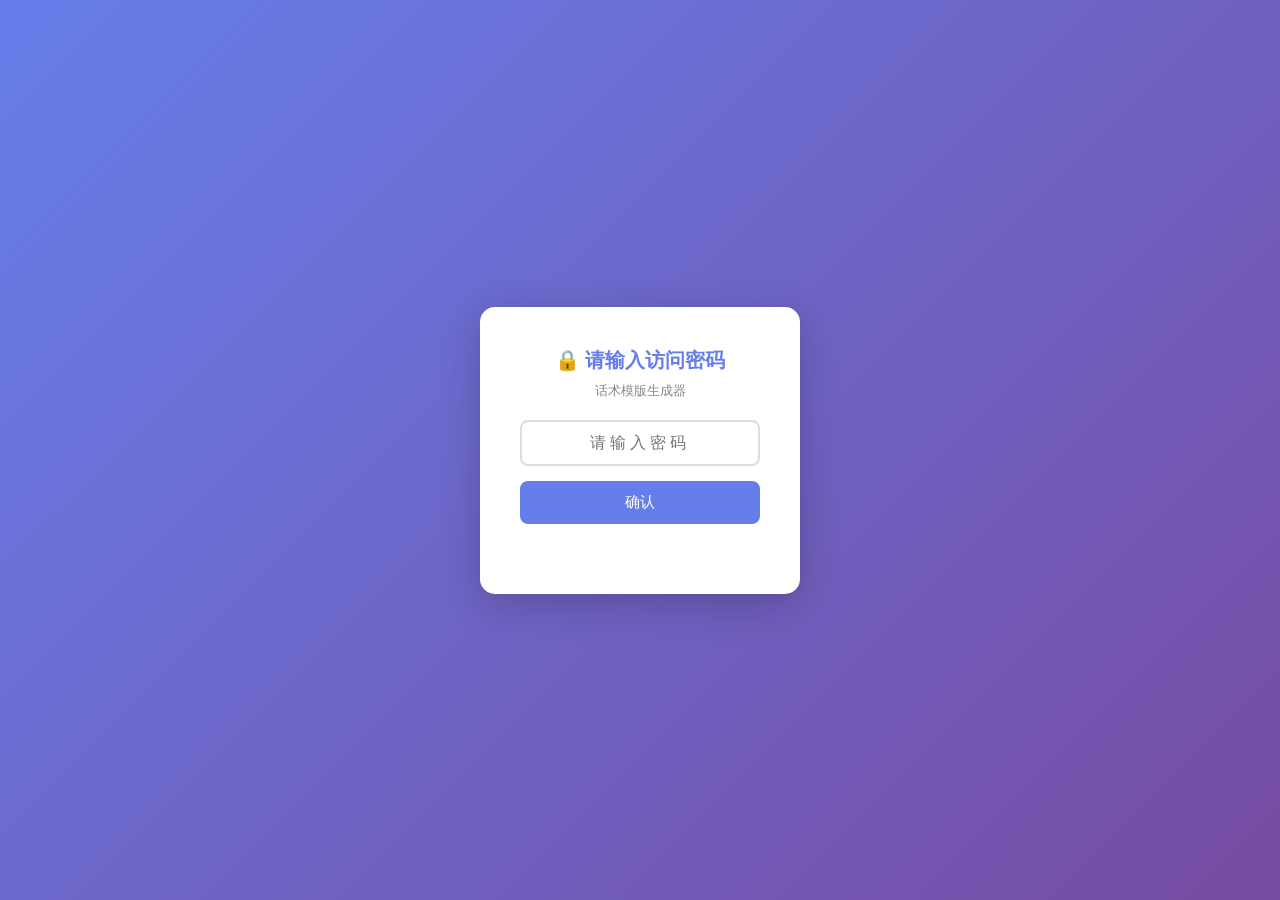
<file: huashu/index.html>
<!DOCTYPE html>
<html lang="zh-CN">
<head>
    <meta charset="UTF-8">
    <title>值守一组专用话术模版生成器</title>
    <style>
        * { margin: 0; padding: 0; box-sizing: border-box; }
        body { font-family: "Microsoft YaHei"; background: linear-gradient(135deg, #667eea 0%, #764ba2 100%); padding: 20px; min-height: 100vh; }
        .container { max-width: 900px; margin: 0 auto; background: white; border-radius: 15px; padding: 30px; }
        h1 { color: #667eea; text-align: center; margin-bottom: 25px; font-size: 22px; }

        /* 密码锁屏 */
        #lockScreen { position: fixed; top:0; left:0; width:100%; height:100%; background: linear-gradient(135deg, #667eea 0%, #764ba2 100%); display:flex; align-items:center; justify-content:center; z-index:9999; }
        .lock-box { background:white; border-radius:15px; padding:40px; text-align:center; width:320px; box-shadow:0 10px 40px rgba(0,0,0,0.2); }
        .lock-box h2 { color:#667eea; margin-bottom:8px; font-size:20px; }
        .lock-box p { color:#888; font-size:13px; margin-bottom:20px; }
        .lock-box input { width:100%; padding:12px; border:2px solid #ddd; border-radius:8px; font-size:16px; text-align:center; letter-spacing:4px; outline:none; font-family:"Microsoft YaHei"; }
        .lock-box input:focus { border-color:#667eea; }
        .lock-box button { width:100%; margin-top:15px; padding:12px; background:#667eea; color:white; border:none; border-radius:8px; font-size:15px; cursor:pointer; font-family:"Microsoft YaHei"; }
        .lock-box button:hover { background:#5568d3; }
        .lock-error { color:#f44336; font-size:13px; margin-top:10px; min-height:20px; }

        .template-tabs { display: flex; flex-wrap: wrap; gap: 8px; margin-bottom: 20px; }
        .tab { padding: 8px 16px; border: 2px solid #ddd; border-radius: 20px; cursor: pointer; font-size: 13px; color: #666; background: white; transition: all 0.2s; }
        .tab:hover { border-color: #667eea; color: #667eea; }
        .tab.active { border-color: #667eea; background: #667eea; color: white; }

        .form-section { background: #f8f9fa; border-radius: 10px; padding: 20px; margin-bottom: 20px; }
        .form-section h2 { color: #667eea; font-size: 15px; margin-bottom: 15px; }
        .form-row { margin-bottom: 12px; }
        .form-row label { display: block; font-size: 13px; color: #555; margin-bottom: 5px; font-weight: bold; }
        .form-row input, .form-row textarea, .form-row select { width: 100%; padding: 9px 12px; border: 1px solid #ddd; border-radius: 6px; font-size: 13px; font-family: "Microsoft YaHei"; }
        .form-row textarea { resize: vertical; min-height: 70px; }
        .form-row input:focus, .form-row textarea:focus { outline: none; border-color: #667eea; }

        .btn { background: #667eea; color: white; padding: 10px 28px; border: none; border-radius: 6px; cursor: pointer; font-size: 14px; font-family: "Microsoft YaHei"; }
        .btn:hover { background: #5568d3; }
        .btn-copy { background: #4caf50; margin-left: 10px; }
        .btn-copy:hover { background: #388e3c; }
        .btn-copy.copied { background: #888; }
        .btn-gray { background: #888; }
        .btn-gray:hover { background: #666; }
        .btn-danger { background: #f44336; }
        .btn-danger:hover { background: #d32f2f; }

        .result-section { margin-top: 20px; }
        .result-section h2 { color: #667eea; font-size: 15px; margin-bottom: 10px; }
        .result-box { background: #f0f4ff; border: 1px solid #c5d0f5; border-radius: 8px; padding: 16px; font-size: 14px; line-height: 1.8; white-space: pre-wrap; word-break: break-all; min-height: 80px; color: #333; }
        .result-actions { margin-top: 10px; display: flex; align-items: center; gap: 10px; }

        /* 管理员按钮 */
        #adminEntryBtn { position: fixed; bottom: 25px; right: 25px; width: 48px; height: 48px; background: rgba(102,126,234,0.85); color: white; border: none; border-radius: 50%; font-size: 20px; cursor: pointer; box-shadow: 0 3px 12px rgba(0,0,0,0.2); z-index: 100; }
        #adminEntryBtn:hover { background: #667eea; }

        /* 弹窗通用 */
        .modal { display: none; position: fixed; top:0; left:0; width:100%; height:100%; background: rgba(0,0,0,0.5); z-index: 1000; align-items: center; justify-content: center; }
        .modal.show { display: flex; }
        .modal-box { background: white; border-radius: 15px; padding: 30px; width: 92%; max-width: 680px; max-height: 88vh; overflow-y: auto; }
        .modal-box h2 { color: #667eea; font-size: 18px; margin-bottom: 20px; }
        .modal-actions { margin-top: 20px; display: flex; gap: 10px; flex-wrap: wrap; }

        /* 后台场景列表 */
        .scene-list-item { display: flex; align-items: center; justify-content: space-between; padding: 12px 15px; background: #f8f9fa; border-radius: 8px; margin-bottom: 8px; }
        .scene-list-item span { font-size: 14px; color: #333; flex: 1; }
        .scene-list-item .item-btns { display: flex; gap: 8px; }
        .scene-list-item .item-btns button { padding: 5px 14px; font-size: 12px; border: none; border-radius: 5px; cursor: pointer; font-family: "Microsoft YaHei"; }

        /* 字段编辑表格 */
        .field-table { width: 100%; border-collapse: collapse; margin-bottom: 10px; font-size: 13px; }
        .field-table th { background: #667eea; color: white; padding: 8px; text-align: left; }
        .field-table td { padding: 6px 4px; border-bottom: 1px solid #eee; vertical-align: middle; }
        .field-table input { width: 100%; padding: 5px 8px; border: 1px solid #ddd; border-radius: 4px; font-size: 12px; font-family: "Microsoft YaHei"; }
        .field-table select { padding: 5px 8px; border: 1px solid #ddd; border-radius: 4px; font-size: 12px; font-family: "Microsoft YaHei"; }
        .add-field-btn { font-size: 12px; padding: 5px 14px; background: #4caf50; color: white; border: none; border-radius: 5px; cursor: pointer; margin-bottom: 10px; font-family: "Microsoft YaHei"; }

        .tip-box { background: #e3f2fd; border-left: 4px solid #2196f3; padding: 10px 14px; border-radius: 4px; font-size: 12px; color: #1565c0; margin-bottom: 12px; line-height: 1.7; }
    </style>
</head>
<body>

<!-- 前台密码锁屏 -->
<div id="lockScreen">
    <div class="lock-box">
        <h2>🔒 请输入访问密码</h2>
        <p>话术模版生成器</p>
        <input type="password" id="pwdInput" placeholder="请输入密码" onkeydown="if(event.key==='Enter')checkPwd()">
        <button onclick="checkPwd()">确认</button>
        <div class="lock-error" id="lockError"></div>
    </div>
</div>

<div class="container">
    <h1>💬 值守一组专用话术模版生成器</h1>
    <div class="template-tabs" id="templateTabs"></div>
    <div class="form-section">
        <h2 id="formTitle"></h2>
        <div id="formFields"></div>
        <button class="btn" onclick="generate()">生成话术</button>
        <button class="btn btn-gray" onclick="clearForm()" style="margin-left:10px;">清空</button>
    </div>
    <div class="result-section" id="resultSection" style="display:none;">
        <h2>生成结果</h2>
        <div class="result-box" id="resultBox"></div>
        <div class="result-actions">
            <button class="btn btn-copy" id="copyBtn" onclick="copyResult()">📋 一键复制</button>
            <span id="copyTip" style="font-size:12px;color:#888;"></span>
        </div>
    </div>
</div>

<!-- 管理员入口按钮 -->
<button id="adminEntryBtn" onclick="showAdminLogin()" title="后台管理">⚙️</button>

<!-- 管理员登录弹窗 -->
<div class="modal" id="adminLoginModal">
    <div class="modal-box" style="max-width:320px;text-align:center;">
        <h2>🔐 管理员登录</h2>
        <div class="form-row">
            <input type="password" id="adminPwdInput" placeholder="请输入管理员密码" onkeydown="if(event.key==='Enter')checkAdminLogin()" style="text-align:center;letter-spacing:4px;">
        </div>
        <div class="lock-error" id="adminLoginError"></div>
        <div class="modal-actions" style="justify-content:center;">
            <button class="btn" onclick="checkAdminLogin()">登录</button>
            <button class="btn btn-gray" onclick="closeModal('adminLoginModal')">取消</button>
        </div>
    </div>
</div>

<!-- 后台主面板 -->
<div class="modal" id="adminPanel">
    <div class="modal-box">
        <h2>⚙️ 后台管理</h2>
        <div style="display:flex;gap:10px;margin-bottom:20px;flex-wrap:wrap;">
            <button class="btn" onclick="showAddScene()">➕ 添加场景</button>
            <button class="btn btn-gray" onclick="showChangePwd()">🔑 修改密码</button>
            <button class="btn btn-gray" style="margin-left:auto;" onclick="closeModal('adminPanel')">关闭</button>
        </div>
        <div id="adminSceneList"></div>
    </div>
</div>

<!-- 添加/编辑场景弹窗 -->
<div class="modal" id="editSceneModal">
    <div class="modal-box">
        <h2 id="editSceneTitle">添加场景</h2>
        <div class="form-row">
            <label>场景名称</label>
            <input type="text" id="sceneNameInput" placeholder="例：⑩ 漏付处理">
        </div>
        <div class="form-row">
            <label>字段配置</label>
            <div class="tip-box">每行为一个输入字段，填写后在话术模板中用 <b>{字段key}</b> 引用。</div>
            <button class="add-field-btn" onclick="addFieldRow()">＋ 添加字段</button>
            <table class="field-table">
                <thead><tr><th>字段key</th><th>显示标签</th><th>占位提示</th><th>默认值</th><th>必填</th><th></th></tr></thead>
                <tbody id="fieldTableBody"></tbody>
            </table>
        </div>
        <div class="form-row">
            <label>话术模板</label>
            <div class="tip-box">用 {字段key} 作为占位符，生成时自动替换为填写内容。<br>例：商家您好，顾客购买{goods}{amount}，请核实。</div>
            <textarea id="sceneTemplate" rows="6" placeholder="输入话术模板内容，用{字段key}占位"></textarea>
        </div>
        <div class="modal-actions">
            <button class="btn" onclick="saveScene()">保存</button>
            <button class="btn btn-gray" onclick="closeModal('editSceneModal')">取消</button>
            <button class="btn btn-danger" id="deleteSceneBtn" onclick="deleteScene()" style="display:none;">删除场景</button>
        </div>
    </div>
</div>

<!-- 修改密码弹窗 -->
<div class="modal" id="changePwdModal">
    <div class="modal-box" style="max-width:400px;">
        <h2>🔑 修改密码</h2>
        <div class="form-row">
            <label>前台访问密码（当前：<span id="showFrontPwd"></span>）</label>
            <input type="text" id="newFrontPwd" placeholder="留空则不修改">
        </div>
        <div class="form-row">
            <label>管理员密码（当前：<span id="showAdminPwd"></span>）</label>
            <input type="text" id="newAdminPwd" placeholder="留空则不修改">
        </div>
        <div class="modal-actions">
            <button class="btn" onclick="savePwd()">保存</button>
            <button class="btn btn-gray" onclick="closeModal('changePwdModal')">取消</button>
        </div>
    </div>
</div>

<script>
// ===== 数据层 =====
const DEFAULT_FRONT_PWD = 'yizuwudi';
const DEFAULT_ADMIN_PWD = 'yizuwudi';

function getFrontPwd() { return localStorage.getItem('frontPwd') || DEFAULT_FRONT_PWD; }
function getAdminPwd() { return localStorage.getItem('adminPwd') || DEFAULT_ADMIN_PWD; }

function loadScenes() {
    const saved = localStorage.getItem('huashuScenes');
    if (saved) return JSON.parse(saved);
    return getDefaultScenes();
}

function saveScenes(s) { localStorage.setItem('huashuScenes', JSON.stringify(s)); }

function getDefaultScenes() {
    return [
        { id:3, name:'③ 多付（退款已发起）', template:'__BUILTIN_3__', fields:[
            {key:'storeId',label:'店铺ID',placeholder:'例：123456',defaultVal:'',required:true},
            {key:'goods',label:'购买商品',placeholder:'例：矿泉水 或 水',defaultVal:''},
            {key:'shouldPay',label:'应付金额',placeholder:'例：2元 或 2',defaultVal:''},
            {key:'actualPay',label:'实付金额',placeholder:'例：4元 或 4',defaultVal:''},
            {key:'time',label:'发生时间（选填）',placeholder:'例：2026-04-01 14:32',defaultVal:''},
            {key:'orderNo',label:'订单编号（选填）',placeholder:'例：123456789',defaultVal:''},
            {key:'phone',label:'顾客手机号（选填）',placeholder:'例：138****8888',defaultVal:''}
        ]},
        { id:4, name:'④ 多付（特殊情况）', template:'__BUILTIN_4__', fields:[
            {key:'storeId',label:'店铺ID',placeholder:'例：123456',defaultVal:'',required:true},
            {key:'goods',label:'购买商品',placeholder:'例：商品合计 或 矿泉水',defaultVal:''},
            {key:'shouldPay',label:'应付金额',placeholder:'例：15元 或 15',defaultVal:''},
            {key:'actualPay',label:'实付金额',placeholder:'例：30元 或 30',defaultVal:''},
            {key:'time',label:'发生时间（选填）',placeholder:'例：2026-04-01 14:32',defaultVal:''},
            {key:'orderNo',label:'订单编号（选填）',placeholder:'例：123456789',defaultVal:''},
            {key:'phone',label:'顾客手机号（选填）',placeholder:'例：138****8888',defaultVal:''}
        ]},
        { id:5, name:'⑤ 扫商家码（已pos付款）', template:'__BUILTIN_5__', fields:[
            {key:'storeId',label:'店铺ID',placeholder:'例：123456',defaultVal:'',required:true},
            {key:'goods',label:'购买商品',placeholder:'例：商品 或 矿泉水',defaultVal:''},
            {key:'amount',label:'商品金额',placeholder:'例：12元 或 12',defaultVal:''},
            {key:'repeatAmount',label:'重复付款金额（选填）',placeholder:'不填则与商品金额相同',defaultVal:''},
            {key:'time',label:'发生时间（选填）',placeholder:'例：2026-04-01 14:32',defaultVal:''},
            {key:'orderNo',label:'订单编号（选填）',placeholder:'例：123456789',defaultVal:''},
            {key:'phone',label:'顾客手机号（选填）',placeholder:'例：138****8888',defaultVal:''}
        ]},
        { id:6, name:'⑥ 未成年人退款', template:'__BUILTIN_6__', fields:[
            {key:'storeId',label:'店铺ID',placeholder:'例：123456',defaultVal:'',required:true},
            {key:'goods',label:'购买商品',placeholder:'例：香烟1盒',defaultVal:'香烟'},
            {key:'amount',label:'商品金额（选填）',placeholder:'例：20元 或 20',defaultVal:''},
            {key:'handle',label:'商品已处理情况（选填）',placeholder:'例：香烟已放回至烟柜',defaultVal:'香烟已放回至烟柜'},
            {key:'time',label:'发生时间（选填）',placeholder:'例：2026-04-01 14:32',defaultVal:''},
            {key:'orderNo',label:'订单编号（选填）',placeholder:'例：123456789',defaultVal:''},
            {key:'phone',label:'顾客手机号（选填）',placeholder:'例：138****8888',defaultVal:''}
        ]},
        { id:7, name:'⑦ 扫商家码（未pos付款）', template:'__BUILTIN_7__', fields:[
            {key:'storeId',label:'店铺ID',placeholder:'例：123456',defaultVal:'',required:true},
            {key:'goods',label:'购买商品',placeholder:'例：水 或 矿泉水',defaultVal:''},
            {key:'amount',label:'付款金额',placeholder:'例：1元 或 1',defaultVal:''},
            {key:'time',label:'发生时间（选填）',placeholder:'例：2026-04-01 14:32',defaultVal:''},
            {key:'orderNo',label:'订单编号（选填）',placeholder:'例：123456789',defaultVal:''},
            {key:'phone',label:'顾客手机号（选填）',placeholder:'例：138****8888',defaultVal:''}
        ]},
        { id:8, name:'⑧ 异常·顾客打碎商品', template:'__BUILTIN_8__', fields:[
            {key:'storeId',label:'店铺ID',placeholder:'例：123456',defaultVal:'',required:true},
            {key:'goods',label:'打碎商品（选填）',placeholder:'例：矿泉水',defaultVal:''},
            {key:'amount',label:'商品金额（选填）',placeholder:'例：5元 或 5',defaultVal:''},
            {key:'time',label:'发生时间（选填）',placeholder:'例：2026-04-01 14:32',defaultVal:''},
            {key:'orderNo',label:'订单编号（选填）',placeholder:'例：123456789',defaultVal:''},
            {key:'phone',label:'顾客手机号（选填）',placeholder:'例：138****8888',defaultVal:''}
        ]},
        { id:9, name:'⑨ 异常·骑手未取货离店', template:'__BUILTIN_9__', fields:[
            {key:'storeId',label:'店铺ID',placeholder:'例：123456',defaultVal:'',required:true},
            {key:'time',label:'骑手进店时间（选填）',placeholder:'例：2026-04-01 14:32',defaultVal:''},
            {key:'orderNo',label:'订单编号（选填）',placeholder:'例：123456789',defaultVal:''},
            {key:'riderPhone',label:'骑手手机号（选填）',placeholder:'例：138****8888',defaultVal:''},
            {key:'phone',label:'顾客手机号（选填）',placeholder:'例：138****8888',defaultVal:''}
        ]}
    ];
}

// ===== 内置话术生成逻辑 =====
function builtinGenerate(id, f) {
    const fmt = (amt) => { if(!amt) return ''; const a=amt.trim(); return a.includes('元')?a:a+'元'; };
    const orderInfo = (f) => { let p=[]; if(f.orderNo) p.push('订单号：'+f.orderNo); if(f.phone) p.push('手机号：'+f.phone); return p.length?'（'+p.join('，')+'）':''; };
    const goodsFmt = (g) => { if(!g) return '商品'; const t=g.trim(); return t==='水'?'矿泉水':t; };

    if(id===3||id===4) {
        let storePrefix = f.storeId ? '【店铺ID：'+f.storeId+'】\n' : '';
        let msg='商家您好，';
        if(f.time) msg+=f.time+'，';
        msg+='顾客购买'+goodsFmt(f.goods);
        if(f.shouldPay) msg+=fmt(f.shouldPay);
        if(f.actualPay) msg+='，实际支付'+fmt(f.actualPay);
        if(f.shouldPay&&f.actualPay){const s=parseFloat(f.shouldPay),a=parseFloat(f.actualPay);if(!isNaN(s)&&!isNaN(a)&&a>s)msg+='，多付'+(a-s)+'元';}
        msg+=orderInfo(f);
        if(id===3){
            msg+='，客服侧已发起退款，退款发起后24h系统将自动退款，辛苦您确认，无异常请点击同意退款，如有异常情况请在退款发起24h内及时点击拒绝退款。\n▸ 如何查看异常回放及退款详情：\n请打开微店APP，进入首页：\n【订单/出入】- 搜索订单编号'+(f.orderNo?'（'+f.orderNo+'）':'')+'→ 查看视频回放及查看订单信息 → 确认后点击【待商家处理退款】→ 点击【同意退款】/【拒绝退款】，如有任何问题可以随时联系服务管家，竭诚为您服务。';
        } else {
            msg+='，已和买家承诺48小时进行退款，为了买家对您店铺保持信任，您可联系客服处理或自行处理，处理流程为：\nAPP首页 - 订单/出入 - 搜索订单编号'+(f.orderNo?'（'+f.orderNo+'）':'')+'- 找到该商品选择申���退款即可。选择"退款退货"提交申请即可。';
        }
        return storePrefix + msg;
    }
    if(id===5){
        let storePrefix = f.storeId ? '【店铺ID：'+f.storeId+'】\n' : '';
        let msg='商家您好，';
        if(f.time) msg+=f.time+'，';
        msg+='顾客购买'+goodsFmt(f.goods);
        if(f.amount) msg+=fmt(f.amount);
        msg+='，已通过平台付款，同时扫描商家个人收款码支付';
        msg+=fmt(f.repeatAmount||f.amount);
        msg+=orderInfo(f);
        msg+='，辛苦核实是否收到，如收到可联系顾客自行退款，为了保障您店铺财产安全及顾客体验，云值守期间请您将个人收款码收起，以便客服核对账单，避免出现漏付，感谢配合！';
        return storePrefix + msg;
    }
    if(id===6){
        let storePrefix = f.storeId ? '【店铺ID：'+f.storeId+'】\n' : '';
        let msg='商家您好，';
        if(f.time) msg+=f.time+'，';
        msg+='顾客疑似未成年人购买'+(f.goods||'香烟');
        if(f.amount) msg+=fmt(f.amount);
        msg+=orderInfo(f);
        msg+='，因该顾客未成年购买香烟，需办理退款，'+(f.handle||'香烟已放回至烟柜');
        msg+='，客服侧已发起退款，退款发起后24h系统将自动退款，辛苦您确认，无异常请点击同意退款，如有异常情况请在发起24h内及时点击拒绝退款。\n▸ 如何查看异常回放及退款详情：\n请打开微店商家APP，进入首页：\n【订单/出入】- 搜索订单编号'+(f.orderNo?'（'+f.orderNo+'）':'')+'→ 查看视频回放及查看订单信息 → 确认后点击【待商家处理退款】→ 点击【同意退款】/【拒绝退款】，如有任何问题可以随时联系服务管家，竭诚为您服务。';
        return storePrefix + msg;
    }
    if(id===7){
        let storePrefix = f.storeId ? '【店铺ID：'+f.storeId+'】\n' : '';
        let msg='商家您好，';
        if(f.time) msg+=f.time+'，';
        let g=f.goods?f.goods.trim():'商品';
        if(g==='水') g='1瓶矿泉水';
        msg+='顾客购买'+g;
        if(f.amount){const a=f.amount.trim();msg+='支付'+(a.includes('元')?a:a+'元');}
        msg+=orderInfo(f);
        msg+='到您的个人收款账户，辛苦您确认，为了保障您店铺财产安全，云值守期间请您将个人收款码收起，以便客服核对账单，避免出现漏付，感谢配合！';
        return storePrefix + msg;
    }
    if(id===8){
        const fmt2=(amt)=>{if(!amt)return'';const a=amt.trim();return a.includes('元')?a:a+'元';};
        let storePrefix = f.storeId ? '【店铺ID：'+f.storeId+'】\n' : '';
        let msg='异常情况：';
        if(f.time) msg+=f.time+'，';
        msg+='顾客进店购买商品';
        if(f.goods) msg+='（'+f.goods.trim()+(f.amount?'/'+fmt2(f.amount):'')+')';
        msg+=orderInfo(f);
        msg+='，误将商品打碎，客服引导顾客将打碎的商品付款后并整理后离店，请商家知晓。';
        return storePrefix + msg;
    }
    if(id===9){
        let storePrefix = f.storeId ? '【店铺ID：'+f.storeId+'】\n' : '';
        let msg='商家您好，顾客于';
        if(f.time) msg+=f.time;
        msg+='进店，自称是骑手过来取货';
        let p=[];
        if(f.orderNo) p.push('订单号：'+f.orderNo);
        if(f.phone) p.push('顾客手机号：'+f.phone);
        if(p.length) msg+='（'+p.join('，')+'）';
        msg+='，客服侧、骑手侧多次电话联系您未接听，骑手表示不取了，请您核实。';
        if(f.riderPhone) msg+='骑手手机号：'+f.riderPhone;
        return storePrefix + msg;
    }
    return '';
}

// 通用占位符替换
function templateGenerate(template, fields, values) {
    let result = template;
    fields.forEach(field => {
        const val = values[field.key] || '';
        result = result.replace(new RegExp('\\{' + field.key + '\\}', 'g'), val);
    });
    return result;
}

// ===== 前台逻辑 =====
let scenes = [];
let currentSceneIndex = 0;

function checkPwd() {
    const pwd = document.getElementById('pwdInput').value;
    if(pwd === getFrontPwd()) {
        document.getElementById('lockScreen').style.display = 'none';
    } else {
        document.getElementById('lockError').textContent = '密码错误，请重新输入';
        document.getElementById('pwdInput').value = '';
        document.getElementById('pwdInput').focus();
    }
}

function initFront() {
    scenes = loadScenes();
    renderTabs();
    switchScene(0);
}

function renderTabs() {
    let html = '';
    scenes.forEach((s, i) => {
        html += `<div class="tab ${i===currentSceneIndex?'active':''}" onclick="switchScene(${i})">${s.name}</div>`;
    });
    document.getElementById('templateTabs').innerHTML = html;
}

function switchScene(index) {
    currentSceneIndex = index;
    renderTabs();
    const scene = scenes[index];
    document.getElementById('formTitle').textContent = scene.name;
    renderFields(scene);
    document.getElementById('resultSection').style.display = 'none';
}

function renderFields(scene) {
    let html = '';
    scene.fields.forEach(f => {
        html += `<div class="form-row"><label>${f.label}</label><input type="text" id="field_${f.key}" placeholder="${f.placeholder||''}" value="${f.defaultVal||''}"></div>`;
    });
    document.getElementById('formFields').innerHTML = html;
}

function getFieldValues(scene) {
    const values = {};
    scene.fields.forEach(f => {
        const el = document.getElementById('field_' + f.key);
        values[f.key] = el ? el.value.trim() : '';
    });
    return values;
}

function generate() {
    const scene = scenes[currentSceneIndex];
    const values = getFieldValues(scene);
    let result = '';
    if(scene.template && scene.template.startsWith('__BUILTIN_')) {
        const id = parseInt(scene.template.replace('__BUILTIN_','').replace('__',''));
        result = builtinGenerate(id, values);
    } else {
        result = templateGenerate(scene.template, scene.fields, values);
    }
    document.getElementById('resultBox').textContent = result;
    document.getElementById('resultSection').style.display = 'block';
    document.getElementById('copyBtn').textContent = '📋 一键复制';
    document.getElementById('copyBtn').classList.remove('copied');
    document.getElementById('copyTip').textContent = '';
    document.getElementById('resultSection').scrollIntoView({behavior:'smooth'});
}

function copyResult() {
    const text = document.getElementById('resultBox').textContent;
    navigator.clipboard.writeText(text).then(() => {
        const btn = document.getElementById('copyBtn');
        btn.textContent = '✅ 已复制';
        btn.classList.add('copied');
        document.getElementById('copyTip').textContent = '已复制到剪贴板，可直接粘贴到群聊';
        setTimeout(() => { btn.textContent='📋 一键复制'; btn.classList.remove('copied'); document.getElementById('copyTip').textContent=''; }, 3000);
    });
}

function clearForm() {
    const scene = scenes[currentSceneIndex];
    scene.fields.forEach(f => {
        const el = document.getElementById('field_' + f.key);
        if(el) el.value = f.defaultVal || '';
    });
    document.getElementById('resultSection').style.display = 'none';
}

// ===== 后台逻辑 =====
function showAdminLogin() {
    document.getElementById('adminPwdInput').value = '';
    document.getElementById('adminLoginError').textContent = '';
    showModal('adminLoginModal');
    setTimeout(() => document.getElementById('adminPwdInput').focus(), 100);
}

function checkAdminLogin() {
    const pwd = document.getElementById('adminPwdInput').value;
    if(pwd === getAdminPwd()) {
        closeModal('adminLoginModal');
        showAdminPanel();
    } else {
        document.getElementById('adminLoginError').textContent = '密码错误';
        document.getElementById('adminPwdInput').value = '';
    }
}

function showAdminPanel() {
    renderAdminSceneList();
    showModal('adminPanel');
}

function renderAdminSceneList() {
    let html = '';
    scenes.forEach((s, i) => {
        html += `<div class="scene-list-item">
            <span>${s.name}</span>
            <div class="item-btns">
                <button style="background:#667eea;color:white;" onclick="showEditScene(${i})">编辑</button>
                <button style="background:#f44336;color:white;" onclick="confirmDeleteScene(${i})">删除</button>
            </div>
        </div>`;
    });
    document.getElementById('adminSceneList').innerHTML = html || '<div style="text-align:center;color:#999;padding:20px;">暂无场景</div>';
}

let editingSceneIndex = -1;

function showAddScene() {
    editingSceneIndex = -1;
    document.getElementById('editSceneTitle').textContent = '添加场景';
    document.getElementById('sceneNameInput').value = '';
    document.getElementById('sceneTemplate').value = '';
    document.getElementById('deleteSceneBtn').style.display = 'none';
    document.getElementById('fieldTableBody').innerHTML = '';
    addFieldRow();
    showModal('editSceneModal');
}

function showEditScene(index) {
    editingSceneIndex = index;
    const scene = scenes[index];
    document.getElementById('editSceneTitle').textContent = '编辑场景';
    document.getElementById('sceneNameInput').value = scene.name;
    document.getElementById('sceneTemplate').value = scene.template.startsWith('__BUILTIN_') ? '' : scene.template;
    document.getElementById('deleteSceneBtn').style.display = 'inline-block';
    const tbody = document.getElementById('fieldTableBody');
    tbody.innerHTML = '';
    scene.fields.forEach(f => addFieldRow(f));
    showModal('editSceneModal');
}

function addFieldRow(f) {
    const tbody = document.getElementById('fieldTableBody');
    const tr = document.createElement('tr');
    tr.innerHTML = `
        <td><input type="text" value="${f?f.key:''}" placeholder="如：goods"></td>
        <td><input type="text" value="${f?f.label:''}" placeholder="如：购买商品"></td>
        <td><input type="text" value="${f?f.placeholder:''}" placeholder="输入提示"></td>
        <td><input type="text" value="${f?f.defaultVal:''}" placeholder="默认值"></td>
        <td style="text-align:center;"><input type="checkbox" ${f&&f.required?'checked':''}></td>
        <td><button onclick="this.closest('tr').remove()" style="background:#f44336;color:white;border:none;border-radius:4px;padding:4px 10px;cursor:pointer;font-size:12px;">删</button></td>
    `;
    tbody.appendChild(tr);
}

function getFieldsFromTable() {
    const rows = document.querySelectorAll('#fieldTableBody tr');
    const fields = [];
    rows.forEach(row => {
        const inputs = row.querySelectorAll('input');
        const key = inputs[0].value.trim();
        if(!key) return;
        fields.push({
            key: key,
            label: inputs[1].value.trim() || key,
            placeholder: inputs[2].value.trim(),
            defaultVal: inputs[3].value.trim(),
            required: inputs[4].checked
        });
    });
    return fields;
}

function saveScene() {
    const name = document.getElementById('sceneNameInput').value.trim();
    const template = document.getElementById('sceneTemplate').value.trim();
    const fields = getFieldsFromTable();
    if(!name) { alert('请填写场景名称'); return; }
    if(!template) { alert('请填写话术模板'); return; }
    if(fields.length === 0) { alert('请至少添加一个字段'); return; }

    const scene = { id: Date.now(), name, fields, template };
    if(editingSceneIndex === -1) {
        scenes.push(scene);
    } else {
        scenes[editingSceneIndex] = scene;
    }
    saveScenes(scenes);
    renderTabs();
    renderAdminSceneList();
    closeModal('editSceneModal');
}

function confirmDeleteScene(index) {
    if(!confirm('确定删除场景"' + scenes[index].name + '"吗？')) return;
    scenes.splice(index, 1);
    saveScenes(scenes);
    if(currentSceneIndex >= scenes.length) currentSceneIndex = 0;
    renderTabs();
    if(scenes.length > 0) switchScene(currentSceneIndex);
    renderAdminSceneList();
}

function deleteScene() {
    if(editingSceneIndex === -1) return;
    confirmDeleteScene(editingSceneIndex);
    closeModal('editSceneModal');
}

function showChangePwd() {
    document.getElementById('showFrontPwd').textContent = getFrontPwd();
    document.getElementById('showAdminPwd').textContent = getAdminPwd();
    document.getElementById('newFrontPwd').value = '';
    document.getElementById('newAdminPwd').value = '';
    showModal('changePwdModal');
}

function savePwd() {
    const fp = document.getElementById('newFrontPwd').value.trim();
    const ap = document.getElementById('newAdminPwd').value.trim();
    if(fp) localStorage.setItem('frontPwd', fp);
    if(ap) localStorage.setItem('adminPwd', ap);
    alert('密码已保存');
    closeModal('changePwdModal');
}

function showModal(id) { document.getElementById(id).classList.add('show'); }
function closeModal(id) { document.getElementById(id).classList.remove('show'); }

window.onload = initFront;
</script>
</body>
</html>
</file>
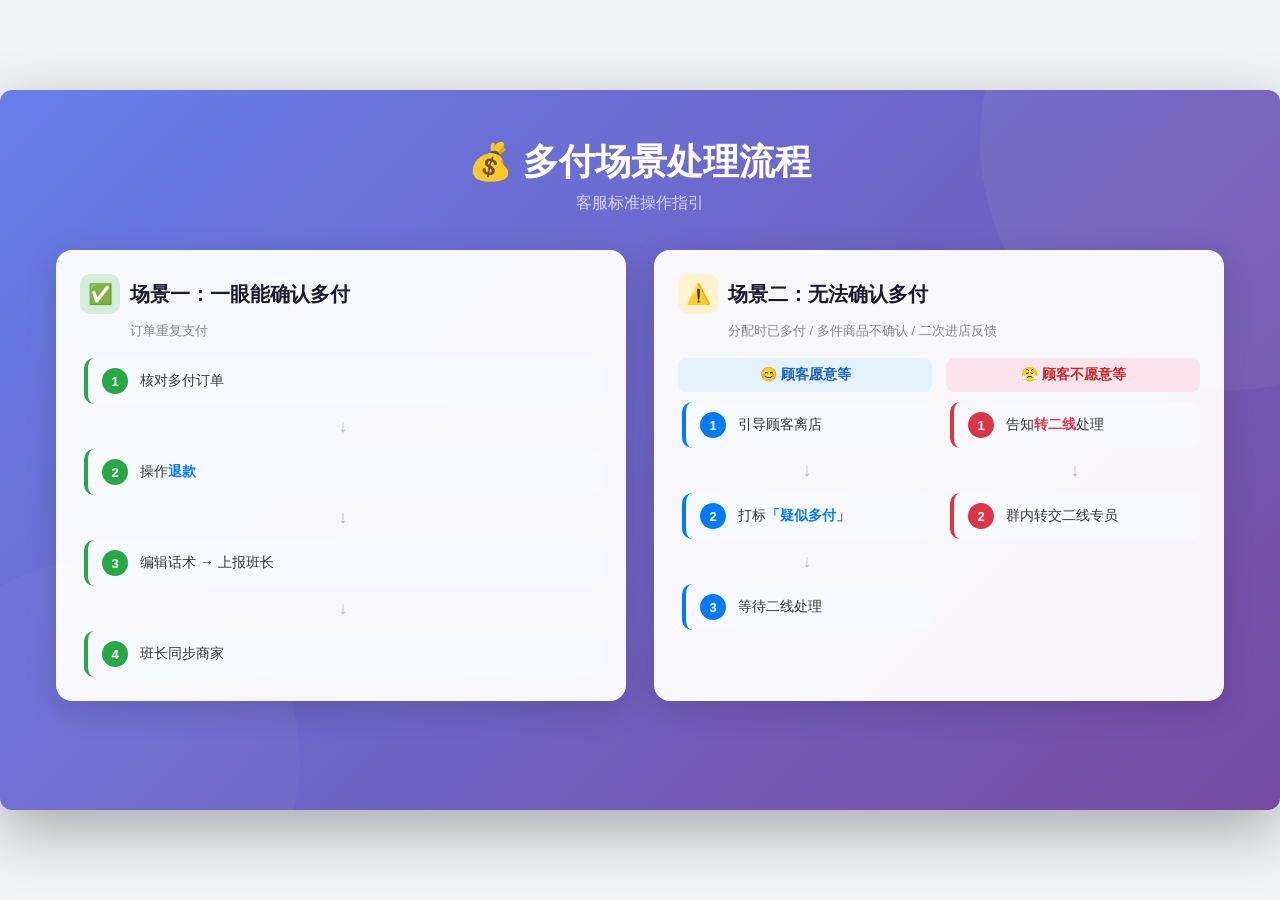
<file: 多付场景处理流程.html>
<!DOCTYPE html>
<html lang="zh-CN">
<head>
<meta charset="UTF-8">
<meta name="viewport" content="width=device-width, initial-scale=1.0">
<title>多付场景处理流程</title>
<style>
  * { margin: 0; padding: 0; box-sizing: border-box; }
  body { font-family: "Microsoft YaHei", "PingFang SC", sans-serif; background: #f0f2f5; display: flex; justify-content: center; align-items: center; min-height: 100vh; }
  .slide {
    width: 1280px; height: 720px; background: linear-gradient(135deg, #667eea 0%, #764ba2 100%);
    border-radius: 12px; padding: 48px 56px; position: relative; overflow: hidden;
    box-shadow: 0 20px 60px rgba(0,0,0,0.3);
  }
  .slide::before {
    content: ''; position: absolute; top: -200px; right: -200px;
    width: 500px; height: 500px; border-radius: 50%;
    background: rgba(255,255,255,0.05);
  }
  .slide::after {
    content: ''; position: absolute; bottom: -150px; left: -100px;
    width: 400px; height: 400px; border-radius: 50%;
    background: rgba(255,255,255,0.03);
  }
  h1 { color: #fff; font-size: 36px; font-weight: 700; text-align: center; margin-bottom: 6px; position: relative; z-index: 1; }
  .subtitle { color: rgba(255,255,255,0.7); font-size: 16px; text-align: center; margin-bottom: 36px; position: relative; z-index: 1; }
  .flow-container { display: flex; gap: 28px; position: relative; z-index: 1; }

  /* 场景卡片 */
  .scenario {
    flex: 1; background: rgba(255,255,255,0.95); border-radius: 16px;
    padding: 24px; box-shadow: 0 8px 32px rgba(0,0,0,0.15);
  }
  .scenario-header {
    display: flex; align-items: center; gap: 10px; margin-bottom: 16px;
  }
  .scenario-icon {
    width: 40px; height: 40px; border-radius: 10px; display: flex;
    align-items: center; justify-content: center; font-size: 20px; flex-shrink: 0;
  }
  .scenario-icon.green { background: #d4edda; }
  .scenario-icon.orange { background: #fff3cd; }
  .scenario-title { font-size: 20px; font-weight: 700; color: #1a1a2e; }
  .scenario-desc { font-size: 13px; color: #888; margin-bottom: 18px; padding-left: 50px; margin-top: -8px; }

  /* 步骤 */
  .steps { display: flex; flex-direction: column; gap: 10px; padding-left: 4px; }
  .step {
    display: flex; align-items: center; gap: 12px; padding: 10px 14px;
    background: #f8f9ff; border-radius: 10px; border-left: 4px solid;
    transition: transform 0.2s;
  }
  .step:hover { transform: translateX(4px); }
  .step.green { border-color: #28a745; }
  .step.blue { border-color: #007bff; }
  .step.red { border-color: #dc3545; }
  .step-num {
    width: 26px; height: 26px; border-radius: 50%; color: #fff;
    display: flex; align-items: center; justify-content: center;
    font-size: 13px; font-weight: 700; flex-shrink: 0;
  }
  .step-num.green { background: #28a745; }
  .step-num.blue { background: #007bff; }
  .step-num.red { background: #dc3545; }
  .step-text { font-size: 14px; color: #333; font-weight: 500; }
  .step-text .highlight { color: #007bff; font-weight: 700; }
  .step-text .highlight-red { color: #dc3545; font-weight: 700; }

  /* 分支 */
  .branches { display: flex; gap: 14px; margin-top: 4px; }
  .branch { flex: 1; }
  .branch-label {
    text-align: center; padding: 8px 12px; border-radius: 8px;
    font-size: 14px; font-weight: 700; margin-bottom: 10px;
  }
  .branch-label.blue { background: #e3f2fd; color: #1565c0; }
  .branch-label.red { background: #fce4ec; color: #c62828; }
  .branch-label .emoji { margin-right: 4px; }

  /* 箭头连接 */
  .arrow-down {
    text-align: center; color: #bbb; font-size: 18px; margin: 2px 0;
  }
</style>
</head>
<body>
<div class="slide">
  <h1>💰 多付场景处理流程</h1>
  <p class="subtitle">客服标准操作指引</p>

  <div class="flow-container">
    <!-- 场景一 -->
    <div class="scenario">
      <div class="scenario-header">
        <div class="scenario-icon green">✅</div>
        <div class="scenario-title">场景一：一眼能确认多付</div>
      </div>
      <div class="scenario-desc">订单重复支付</div>
      <div class="steps">
        <div class="step green">
          <div class="step-num green">1</div>
          <div class="step-text">核对多付订单</div>
        </div>
        <div class="arrow-down">↓</div>
        <div class="step green">
          <div class="step-num green">2</div>
          <div class="step-text">操作<span class="highlight">退款</span></div>
        </div>
        <div class="arrow-down">↓</div>
        <div class="step green">
          <div class="step-num green">3</div>
          <div class="step-text">编辑话术 → 上报班长</div>
        </div>
        <div class="arrow-down">↓</div>
        <div class="step green">
          <div class="step-num green">4</div>
          <div class="step-text">班长同步商家</div>
        </div>
      </div>
    </div>

    <!-- 场景二 -->
    <div class="scenario">
      <div class="scenario-header">
        <div class="scenario-icon orange">⚠️</div>
        <div class="scenario-title">场景二：无法确认多付</div>
      </div>
      <div class="scenario-desc">分配时已多付 / 多件商品不确认 / 二次进店反馈</div>

      <div class="branches">
        <!-- 愿意等 -->
        <div class="branch">
          <div class="branch-label blue"><span class="emoji">😊</span>顾客愿意等</div>
          <div class="steps">
            <div class="step blue">
              <div class="step-num blue">1</div>
              <div class="step-text">引导顾客离店</div>
            </div>
            <div class="arrow-down">↓</div>
            <div class="step blue">
              <div class="step-num blue">2</div>
              <div class="step-text">打标<span class="highlight">「疑似多付」</span></div>
            </div>
            <div class="arrow-down">↓</div>
            <div class="step blue">
              <div class="step-num blue">3</div>
              <div class="step-text">等待二线处理</div>
            </div>
          </div>
        </div>

        <!-- 不愿意等 -->
        <div class="branch">
          <div class="branch-label red"><span class="emoji">😤</span>顾客不愿意等</div>
          <div class="steps">
            <div class="step red">
              <div class="step-num red">1</div>
              <div class="step-text">告知<span class="highlight-red">转二线</span>处理</div>
            </div>
            <div class="arrow-down">↓</div>
            <div class="step red">
              <div class="step-num red">2</div>
              <div class="step-text">群内转交二线专员</div>
            </div>
          </div>
        </div>
      </div>
    </div>
  </div>
</div>
</body>
</html>
</file>
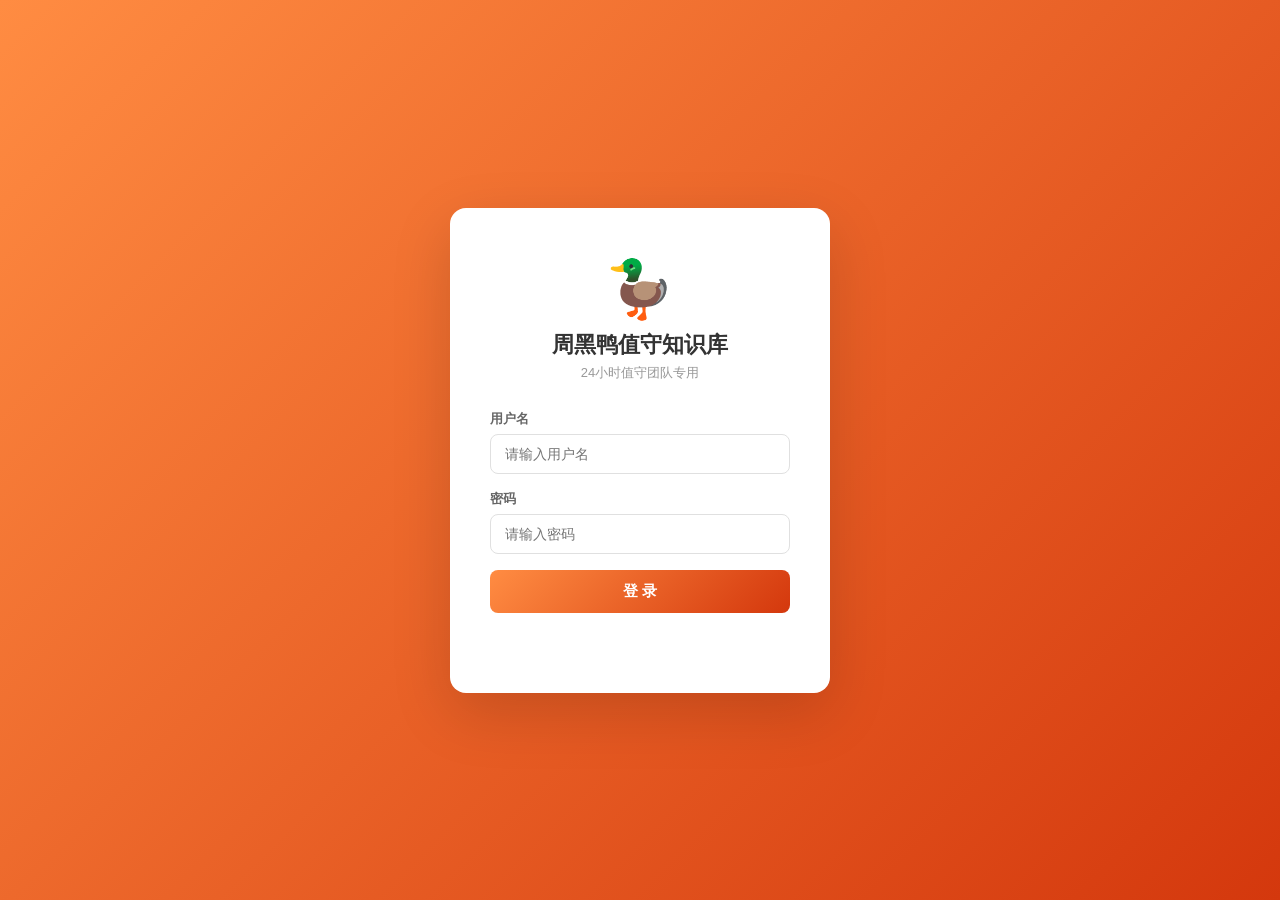
<file: knowledge-base/knowledge-base-all-in-one.html>
<!DOCTYPE html>
<html lang="zh-CN">
<head>
<meta charset="UTF-8">
<meta name="viewport" content="width=device-width, initial-scale=1.0">
<title>周黑鸭值守知识库</title>
<style>
/* ===== 全局 ===== */
* { margin:0; padding:0; box-sizing:border-box; }
body { font-family: "PingFang SC","Microsoft YaHei","Helvetica Neue",sans-serif; background:#f5f6fa; color:#333; }
a { color:#4a6cf7; text-decoration:none; }

/* ===== 登录页 ===== */
.login-page { min-height:100vh; display:flex; align-items:center; justify-content:center; background:linear-gradient(135deg,#ff8c42 0%,#d4380d 100%); }
.login-card { background:#fff; border-radius:16px; padding:48px 40px; width:380px; text-align:center; box-shadow:0 20px 60px rgba(0,0,0,.15); }
.login-logo { font-size:56px; margin-bottom:8px; }
.login-card h1 { font-size:22px; color:#333; margin-bottom:4px; }
.login-subtitle { font-size:13px; color:#999; margin-bottom:28px; }
.form-group { text-align:left; margin-bottom:16px; }
.form-group label { display:block; font-size:13px; color:#666; margin-bottom:6px; font-weight:600; }
.form-group input { width:100%; padding:11px 14px; border:1.5px solid #e0e0e0; border-radius:8px; font-size:14px; outline:none; transition:border .2s; }
.form-group input:focus { border-color:#ff8c42; }
.btn-primary { background:linear-gradient(135deg,#ff8c42,#d4380d); color:#fff; border:none; padding:12px 28px; border-radius:8px; font-size:15px; cursor:pointer; font-weight:600; transition:opacity .2s; }
.btn-primary:hover { opacity:.9; }
.btn-full { width:100%; }
.login-error { color:#e74c3c; font-size:13px; margin-top:12px; min-height:20px; }

/* ===== 顶部栏 ===== */
.top-bar { height:56px; background:#fff; border-bottom:1px solid #eee; display:flex; align-items:center; justify-content:space-between; padding:0 24px; position:sticky; top:0; z-index:100; }
.top-left { display:flex; align-items:center; gap:12px; }
.sidebar-toggle { background:none; border:none; font-size:20px; cursor:pointer; color:#666; display:none; }
.brand { font-size:17px; font-weight:700; color:#d4380d; }
.top-right { display:flex; align-items:center; gap:12px; }
.user-badge { font-size:13px; padding:4px 12px; border-radius:20px; font-weight:600; }
.user-badge.admin { background:#fff1f0; color:#cf1322; }
.user-badge.trainer { background:#fff7e6; color:#d46b08; }
.user-badge.viewer { background:#e6f7ff; color:#096dd9; }
.btn-sm { padding:6px 14px; border-radius:6px; font-size:12px; cursor:pointer; font-weight:600; }
.btn-outline { background:none; border:1.5px solid #ddd; color:#666; }
.btn-outline:hover { border-color:#d4380d; color:#d4380d; }

/* ===== 布局 ===== */
.main-app { display:flex; flex-direction:column; min-height:100vh; }
.app-body { display:flex; flex:1; }
.sidebar { width:260px; background:#fff; border-right:1px solid #eee; overflow-y:auto; height:calc(100vh - 56px); position:sticky; top:56px; flex-shrink:0; }
.content { flex:1; padding:28px 32px; overflow-y:auto; max-width:960px; }

/* ===== 侧边栏 ===== */
.sidebar-nav { padding:16px 0; }
.nav-category { padding:0 20px; margin-bottom:4px; }
.nav-category-title { font-size:11px; color:#999; font-weight:700; text-transform:uppercase; letter-spacing:1px; padding:12px 0 6px; }
.nav-item { display:flex; align-items:center; gap:8px; padding:10px 20px; font-size:14px; color:#555; cursor:pointer; border-radius:0; transition:all .15s; border-left:3px solid transparent; }
.nav-item:hover { background:#fff7f0; color:#d4380d; }
.nav-item.active { background:#fff1f0; color:#d4380d; border-left-color:#d4380d; font-weight:600; }
.nav-item .nav-icon { font-size:16px; width:22px; text-align:center; }
.nav-divider { height:1px; background:#f0f0f0; margin:8px 20px; }
.nav-item.admin-only { color:#cf1322; }

/* ===== 内容卡片 ===== */
.page-title { font-size:22px; font-weight:700; color:#333; margin-bottom:6px; }
.page-desc { font-size:13px; color:#999; margin-bottom:24px; }
.card { background:#fff; border-radius:12px; padding:24px; margin-bottom:20px; box-shadow:0 1px 4px rgba(0,0,0,.04); }
.card h2 { font-size:17px; color:#333; margin-bottom:12px; padding-bottom:10px; border-bottom:1px solid #f0f0f0; }
.card h3 { font-size:15px; color:#444; margin:16px 0 8px; }
.card h4 { font-size:14px; color:#555; margin:12px 0 6px; }
.card p, .card li { font-size:14px; line-height:1.8; color:#555; }
.card ul, .card ol { padding-left:20px; margin:8px 0; }
.card table { width:100%; border-collapse:collapse; margin:12px 0; font-size:13px; }
.card table th { background:#fff7f0; color:#d4380d; padding:10px 12px; text-align:left; font-weight:600; border-bottom:2px solid #ffd8bf; }
.card table td { padding:10px 12px; border-bottom:1px solid #f0f0f0; color:#555; }
.card table tr:hover td { background:#fffbe6; }
.card blockquote { background:#fff7f0; border-left:4px solid #ff8c42; padding:12px 16px; border-radius:0 8px 8px 0; margin:12px 0; font-size:13px; color:#666; }
.card .highlight-box { background:#fff1f0; border:1px solid #ffccc7; border-radius:8px; padding:14px 18px; margin:12px 0; }
.card .highlight-box strong { color:#cf1322; }
.card .info-box { background:#e6f7ff; border:1px solid #91d5ff; border-radius:8px; padding:14px 18px; margin:12px 0; }
.card .warn-box { background:#fffbe6; border:1px solid #ffe58f; border-radius:8px; padding:14px 18px; margin:12px 0; }
.card code { background:#f5f5f5; padding:2px 6px; border-radius:4px; font-size:13px; color:#d4380d; }
.card .flow-step { display:flex; align-items:flex-start; gap:12px; margin:8px 0; }
.card .flow-num { width:28px; height:28px; border-radius:50%; background:#d4380d; color:#fff; display:flex; align-items:center; justify-content:center; font-size:13px; font-weight:700; flex-shrink:0; }
.card .flow-text { flex:1; font-size:14px; line-height:1.7; }

/* ===== 首页统计 ===== */
.stats-grid { display:grid; grid-template-columns:repeat(auto-fit,minmax(200px,1fr)); gap:16px; margin-bottom:24px; }
.stat-card { background:#fff; border-radius:12px; padding:20px; text-align:center; box-shadow:0 1px 4px rgba(0,0,0,.04); }
.stat-num { font-size:32px; font-weight:700; }
.stat-num.orange { color:#ff8c42; }
.stat-num.red { color:#d4380d; }
.stat-num.blue { color:#1890ff; }
.stat-num.green { color:#52c41a; }
.stat-label { font-size:13px; color:#999; margin-top:4px; }
.quick-links { display:grid; grid-template-columns:repeat(auto-fill,minmax(220px,1fr)); gap:12px; }
.quick-link { background:#fff; border-radius:10px; padding:16px 20px; display:flex; align-items:center; gap:12px; cursor:pointer; box-shadow:0 1px 4px rgba(0,0,0,.04); transition:all .2s; border:1.5px solid transparent; }
.quick-link:hover { border-color:#ff8c42; transform:translateY(-2px); box-shadow:0 4px 12px rgba(0,0,0,.08); }
.quick-link .ql-icon { font-size:28px; }
.quick-link .ql-text { font-size:14px; font-weight:600; color:#333; }
.quick-link .ql-desc { font-size:12px; color:#999; margin-top:2px; }

/* ===== 后台管理 ===== */
.admin-table { width:100%; border-collapse:collapse; }
.admin-table th { background:#f8f8f8; padding:10px 14px; text-align:left; font-size:13px; color:#666; font-weight:600; border-bottom:2px solid #eee; }
.admin-table td { padding:10px 14px; border-bottom:1px solid #f0f0f0; font-size:13px; }
.admin-table tr:hover td { background:#fffbe6; }
.btn-xs { padding:4px 10px; border-radius:4px; font-size:11px; cursor:pointer; border:none; font-weight:600; }
.btn-edit { background:#e6f7ff; color:#1890ff; }
.btn-edit:hover { background:#bae7ff; }
.btn-del { background:#fff1f0; color:#cf1322; }
.btn-del:hover { background:#ffccc7; }
.btn-hist { background:#f6ffed; color:#52c41a; }
.btn-hist:hover { background:#d9f7be; }
.btn-add { background:#ff8c42; color:#fff; border:none; padding:8px 20px; border-radius:6px; font-size:13px; cursor:pointer; font-weight:600; }
.btn-add:hover { background:#d4380d; }

/* ===== 用户管理 ===== */
.user-table { width:100%; border-collapse:collapse; margin-top:12px; }
.user-table th { background:#f8f8f8; padding:8px 12px; text-align:left; font-size:12px; color:#666; }
.user-table td { padding:8px 12px; border-bottom:1px solid #f0f0f0; font-size:13px; }
.role-tag { padding:2px 8px; border-radius:10px; font-size:11px; font-weight:600; }
.role-tag.admin { background:#fff1f0; color:#cf1322; }
.role-tag.trainer { background:#fff7e6; color:#d46b08; }
.role-tag.viewer { background:#e6f7ff; color:#096dd9; }

/* ===== 弹窗 ===== */
.modal-overlay { display:none; position:fixed; top:0; left:0; width:100%; height:100%; background:rgba(0,0,0,.45); z-index:1000; align-items:center; justify-content:center; }
.modal-overlay.show { display:flex; }
.modal-panel { background:#fff; border-radius:14px; width:92%; max-width:640px; max-height:88vh; overflow-y:auto; }
.modal-wide { max-width:800px; }
.modal-header { display:flex; align-items:center; justify-content:space-between; padding:20px 24px; border-bottom:1px solid #f0f0f0; }
.modal-header h2 { font-size:17px; color:#333; }
.modal-close { background:none; border:none; font-size:24px; color:#999; cursor:pointer; }
.modal-close:hover { color:#333; }
.modal-body { padding:24px; }
.modal-footer { padding:16px 24px; border-top:1px solid #f0f0f0; display:flex; gap:10px; justify-content:flex-end; }

/* ===== 编辑器 ===== */
.editor-group { margin-bottom:16px; }
.editor-group label { display:block; font-size:13px; color:#666; margin-bottom:6px; font-weight:600; }
.editor-group input, .editor-group select, .editor-group textarea { width:100%; padding:10px 14px; border:1.5px solid #e0e0e0; border-radius:8px; font-size:14px; outline:none; font-family:inherit; }
.editor-group input:focus, .editor-group select:focus, .editor-group textarea:focus { border-color:#ff8c42; }
.editor-group textarea { min-height:300px; resize:vertical; line-height:1.7; }

/* ===== 搜索 ===== */
.search-bar { margin-bottom:20px; }
.search-bar input { width:100%; padding:12px 18px; border:1.5px solid #e0e0e0; border-radius:10px; font-size:14px; outline:none; background:#fff; }
.search-bar input:focus { border-color:#ff8c42; }
.search-result-item { padding:14px 18px; background:#fff; border-radius:8px; margin-bottom:8px; cursor:pointer; box-shadow:0 1px 3px rgba(0,0,0,.04); transition:all .15s; }
.search-result-item:hover { box-shadow:0 2px 8px rgba(0,0,0,.1); }
.search-result-item .sr-title { font-size:15px; font-weight:600; color:#333; }
.search-result-item .sr-cat { font-size:12px; color:#999; margin-top:2px; }
.search-result-item .sr-snippet { font-size:13px; color:#666; margin-top:6px; line-height:1.6; }
.search-result-item mark { background:#fff3cd; padding:0 2px; border-radius:2px; }

/* ===== 版本历史 ===== */
.history-item { padding:14px 0; border-bottom:1px solid #f0f0f0; }
.history-item:last-child { border-bottom:none; }
.history-meta { font-size:12px; color:#999; margin-bottom:6px; }
.history-meta span { margin-right:16px; }
.history-action { font-size:12px; padding:2px 8px; border-radius:10px; font-weight:600; }
.history-action.create { background:#f6ffed; color:#52c41a; }
.history-action.update { background:#e6f7ff; color:#1890ff; }
.history-action.delete { background:#fff1f0; color:#cf1322; }

/* ===== 响应式 ===== */
@media (max-width:768px) {
  .sidebar { position:fixed; left:-280px; top:56px; height:calc(100vh - 56px); z-index:200; transition:left .25s; box-shadow:none; }
  .sidebar.open { left:0; box-shadow:4px 0 20px rgba(0,0,0,.1); }
  .sidebar-toggle { display:block !important; }
  .content { padding:20px 16px; }
  .stats-grid { grid-template-columns:repeat(2,1fr); }
  .modal-panel { width:96%; }
}
</style>
</head>
<body>

<!-- 登录页 -->
<div id="loginPage" class="login-page">
  <div class="login-card">
    <div class="login-logo">🦆</div>
    <h1>周黑鸭值守知识库</h1>
    <p class="login-subtitle">24小时值守团队专用</p>
    <div class="login-form">
      <div class="form-group">
        <label>用户名</label>
        <input type="text" id="loginUser" placeholder="请输入用户名" autocomplete="username">
      </div>
      <div class="form-group">
        <label>密码</label>
        <input type="password" id="loginPwd" placeholder="请输入密码" autocomplete="current-password" onkeydown="if(event.key==='Enter')doLogin()">
      </div>
      <button class="btn-primary btn-full" onclick="doLogin()">登 录</button>
      <div class="login-error" id="loginError"></div>
    </div>
  </div>
</div>

<!-- 主界面 -->
<div id="mainApp" class="main-app" style="display:none;">
  <header class="top-bar">
    <div class="top-left">
      <button class="sidebar-toggle" onclick="toggleSidebar()">☰</button>
      <span class="brand">🦆 周黑鸭值守知识库</span>
    </div>
    <div class="top-right">
      <span class="user-badge" id="userBadge"></span>
      <button class="btn-sm btn-outline" onclick="doLogout()">退出</button>
    </div>
  </header>
  <div class="app-body">
    <aside class="sidebar" id="sidebar">
      <nav class="sidebar-nav" id="sidebarNav"></nav>
    </aside>
    <main class="content" id="contentArea"></main>
  </div>
</div>

<!-- 弹窗 -->
<div class="modal-overlay" id="adminModal">
  <div class="modal-panel">
    <div class="modal-header"><h2 id="modalTitle">后台管理</h2><button class="modal-close" onclick="closeModal()">&times;</button></div>
    <div class="modal-body" id="modalBody"></div>
  </div>
</div>
<div class="modal-overlay" id="editModal">
  <div class="modal-panel modal-wide">
    <div class="modal-header"><h2 id="editModalTitle">编辑文章</h2><button class="modal-close" onclick="closeEditModal()">&times;</button></div>
    <div class="modal-body" id="editModalBody"></div>
  </div>
</div>
<div class="modal-overlay" id="historyModal">
  <div class="modal-panel">
    <div class="modal-header"><h2>版本历史</h2><button class="modal-close" onclick="closeHistoryModal()">&times;</button></div>
    <div class="modal-body" id="historyModalBody"></div>
  </div>
</div>

<script>
// ===== 知识库数据层 =====
const DEFAULT_USERS = [
  { username:'admin', password:'admin888', role:'admin', name:'管理员' },
  { username:'trainer', password:'train666', role:'trainer', name:'培训师' },
  { username:'guest', password:'guest123', role:'viewer', name:'查询员' }
];
const ROLE_LABELS = { admin:'管理员', trainer:'日常维护培训师', viewer:'查询浏览' };
const ROLE_PERMS = {
  admin: ['view','edit','delete','manage_users','manage_categories','view_history'],
  trainer: ['view','edit','view_history'],
  viewer: ['view']
};
const DEFAULT_CATEGORIES = [
  { id:'ops', name:'运营管理', icon:'📋', order:1 },
  { id:'aftersale', name:'售后处理', icon:'🔄', order:2 },
  { id:'duty', name:'岗位职责', icon:'👥', order:3 },
  { id:'script', name:'话术模板', icon:'💬', order:4 },
  { id:'flow', name:'流程图解', icon:'📊', order:5 },
  { id:'training', name:'培训考核', icon:'📝', order:6 }
];
// 文章数据 - 从知识文档整理
const DEFAULT_ARTICLES = [
// ========== 运营管理 ==========
{
  id:'art_001', categoryId:'ops', title:'值守团队运营及店长日常工作SOP',
  visibility:'all', version:1, updatedAt:'2024-04-20', updatedBy:'admin',
  content: '<blockquote>文件目的：规范周黑鸭24小时无人值守门店的夜间运营、突发异常处理及客服接待标准，明确运营岗与值班店长的职责边界与协同流程。<br>适用范围：微店24值守团队运营岗、二线值班店长<br>值守核心目标：实时监控门店状态、规范处理售后需求、拦截店内异常风险。</blockquote>'
  + '<h3>岗位职责与核心使命</h3>'
  + '<ul>'
  + '<li><strong>运营岗职责</strong>：实时监控各门店运营状态，严格按照SOP处理顾客咨询与售后退款；遇到超出权限或复杂情况，第一时间转交二线值班店长跟进，确保问题闭环。</li>'
  + '<li><strong>运营岗使命</strong>：持续巡视店铺动态，以专业、及时的服务响应顾客，敏锐发现店内异常并主动拦截风险。</li>'
  + '<li><strong>值班店长职责</strong>：负责接手运营岗无法处理的升级客诉（如赔偿、重大投诉），协调跑腿关门等突发线下异常，并对整体服务质量兜底。</li>'
  + '</ul>'
  + '<h3>模块一：线上餐道系统与营业状态管理</h3>'
  + '<h4>1. 登录与监控</h4>'
  + '<ul>'
  + '<li>操作步骤：输入账号密码登录系统 → 点击【COMS 6.0】进入主界面。</li>'
  + '<li>邮箱监控：登录公共邮箱，专门用于接收门店状态相关邮件。</li>'
  + '<li><div class="highlight-box"><strong>🚨核心动作</strong>：一旦收到邮件提示店铺状态为"繁忙"，必须<strong>立即</strong>进入餐道系统将状态调整回"营业"。</div></li>'
  + '</ul>'
  + '<h4>2. 营业状态修改步骤</h4>'
  + '<ol><li>进入"门店列表"页面</li><li>输入门店名称或映射码定位门店</li><li>点击右侧"门店营业设置"</li><li>在弹窗中选择"休息"，<strong>随后立即调至"营业"</strong></li></ol>'
  + '<h4>3. 突发闭店处理流程（五步法）</h4>'
  + '<p><strong>触发场景</strong>：商家群内要求闭店；或店铺出现断电断网、黑屏、对讲无声等影响正常值守的设备异常。</p>'
  + '<div class="flow-step"><div class="flow-num">1</div><div class="flow-text"><strong>巡查</strong>：定时巡查问题店铺，确认需要闭店</div></div>'
  + '<div class="flow-step"><div class="flow-num">2</div><div class="flow-text"><strong>通知</strong>：在对应店铺群内发送闭店通知，并做好登记</div></div>'
  + '<div class="flow-step"><div class="flow-num">3</div><div class="flow-text"><strong>联系</strong>：针对店内未取订单，致电顾客致歉并协商取消订单</div></div>'
  + '<div class="flow-step"><div class="flow-num">4</div><div class="flow-text"><strong>恢复</strong>：异常情况解除或商家通知后，打开平台营业状态</div></div>'
  + '<div class="flow-step"><div class="flow-num">5</div><div class="flow-text"><strong>报备</strong>：在门店群内报备已恢复营业</div></div>'
  + '<h3>模块五：高危红线与异常升级机制</h3>'
  + '<h4>🚨 冰箱门未关问题（核心红线）</h4>'
  + '<div class="highlight-box"><strong>风险提示</strong>：未关紧冰箱门将导致冷鲜品失温全部报废，给商家造成重大损失！</div>'
  + '<ul>'
  + '<li><strong>日常提醒</strong>：骑手取货时，通过对讲温和提醒："您拿取冰箱内/保鲜柜里的商品后，请将冰箱门关好。"</li>'
  + '<li><strong>超时应急（升级店长）</strong>：发现冰箱门未关超过30分钟且联系不到人，<strong>立即上报值班店长，呼叫跑腿小哥强制关闭冰箱门</strong>。</li>'
  + '</ul>'
  + '<h4>异常升级流程</h4>'
  + '<p><strong>触发升级条件</strong>：</p>'
  + '<ul><li>顾客情绪激动，常规话术无法安抚</li><li>顾客要求大额赔偿或食品安全维权</li><li>门店突发线下紧急状况（冰箱门长时间未关、门禁损坏、异常人员闯入等）</li><li>系统设备大面积瘫痪无法接单</li></ul>'
  + '<div class="flow-step"><div class="flow-num">1</div><div class="flow-text"><strong>稳住局面</strong>：安抚顾客/骑手，话术："您的问题我已经详细记录，马上为您联系主管处理，请稍等。"</div></div>'
  + '<div class="flow-step"><div class="flow-num">2</div><div class="flow-text"><strong>上报店长</strong>：向二线值班店长汇报三要素（订单号/门店、当前情况、对方诉求）</div></div>'
  + '<div class="flow-step"><div class="flow-num">3</div><div class="flow-text"><strong>协同闭环</strong>：店长接手后处理，运营岗在群内做好日志记录与交接</div></div>'
},
{
  id:'art_002', categoryId:'ops', title:'400客服热线及话术',
  visibility:'all', version:1, updatedAt:'2024-04-20', updatedBy:'admin',
  content: '<div class="highlight-box"><strong>🚨 红线规定</strong>：400电话接听时间严格为 <strong>21:30 — 次日 09:30</strong>，其余时间必须关机！</div>'
  + '<h3>骑手进线</h3>'
  + '<table><tr><th>场景</th><th>标准话术</th></tr>'
  + '<tr><td>骑手找不到店铺</td><td>您好，请您根据平台提供的导航路线行驶，按照导航指引即可找到店铺位置。</td></tr>'
  + '<tr><td>骑手不取货</td><td>若您无法取货，可在平台操作转单，或者上报相关异常情况，我们会协助处理的。</td></tr>'
  + '<tr><td>骑手询问取货流程</td><td>您扫码进门后，会有客服人员与您对接，他们会指引您完成取货流程的。</td></tr></table>'
  + '<h3>顾客进线</h3>'
  + '<table><tr><th>场景</th><th>标准话术</th></tr>'
  + '<tr><td>顾客询问门店营业时间</td><td>我们门店是全天24小时营业的，随时欢迎您的光临或下单。</td></tr></table>'
},
// ========== 售后处理 ==========
{
  id:'art_003', categoryId:'aftersale', title:'售后处理完善版SOP（核心原则）',
  visibility:'all', version:1, updatedAt:'2024-04-20', updatedBy:'admin',
  content: '<h3>一、售后处理核心原则</h3>'
  + '<h4>1.1 三大铁律</h4>'
  + '<ol><li><strong>所有同意的退款必须备注"微店"</strong> + 门店群内同步商家</li>'
  + '<li><strong>非值守时段（10:00-20:00）的订单纠纷，夜间暂不处理</strong>，引导次日白班跟进</li>'
  + '<li><strong>先核实订单状态，再做决策</strong> — 避免误判导致商家损失或顾客投诉升级</li></ol>'
  + '<h4>1.2 处理时效要求</h4>'
  + '<table><tr><th>类型</th><th>时效</th></tr>'
  + '<tr><td>退款申请响应</td><td>收到申请后 <strong>15分钟内</strong> 完成审核</td></tr>'
  + '<tr><td>顾客来电/在线咨询</td><td><strong>5分钟内</strong> 给出初步回复</td></tr>'
  + '<tr><td>骑手异常上报</td><td><strong>10分钟内</strong> 核实并处理</td></tr></table>'
  + '<h4>1.3 权限边界</h4>'
  + '<table><tr><th>可直接处理</th><th>需上报班长</th><th>需转白班处理</th></tr>'
  + '<tr><td>单品缺货退款</td><td>整单金额 &gt;200元</td><td>食品安全投诉</td></tr>'
  + '<tr><td>骑手未找到货</td><td>顾客情绪激动威胁投诉</td><td>要求赔偿/补偿</td></tr>'
  + '<tr><td>少送商品（已核实）</td><td>重复退款（同一顾客3次以上）</td><td>变质/异物等质量问题</td></tr>'
  + '<tr><td>顾客主动取消（未配送）</td><td>疑似恶意退款</td><td>要求开发票/收据</td></tr></table>'
},
{
  id:'art_004', categoryId:'aftersale', title:'分阶段售后场景处理手册',
  visibility:'all', version:1, updatedAt:'2024-04-20', updatedBy:'admin',
  content: '<h3>阶段一：骑手未到店</h3>'
  + '<h4>场景A1：顾客申请退款（商家原因）</h4>'
  + '<div class="flow-step"><div class="flow-num">1</div><div class="flow-text">系统驳回退款申请</div></div>'
  + '<div class="flow-step"><div class="flow-num">2</div><div class="flow-text">发送话术："亲亲您好，您选择的退款原因不太准确哦。如果您不想要了，请重新申请并选择\'我不想要了\'作为退款原因，我们会立即为您处理。"</div></div>'
  + '<div class="info-box">注意：商家原因退款会影响店铺评分，必须驳回并引导顾客更改原因。</div>'
  + '<h4>场景A2：顾客申请退款（顾客原因）</h4>'
  + '<div class="flow-step"><div class="flow-num">1</div><div class="flow-text">系统点击"同意退款"</div></div>'
  + '<div class="flow-step"><div class="flow-num">2</div><div class="flow-text">备注栏填写"微店"</div></div>'
  + '<div class="flow-step"><div class="flow-num">3</div><div class="flow-text">门店群内同步</div></div>'
  + '<h3>阶段二：骑手配送中</h3>'
  + '<h4>场景B1：商家群内未报备，顾客申请退款</h4>'
  + '<p>系统驳回，发送话术引导客服介入（10:00-20:00处理）</p>'
  + '<h4>场景B2：商家群内已报备（缺货、漏装等）</h4>'
  + '<p>核对群内报备信息 → 系统同意退款 → 备注"微店" → 群内回复</p>'
  + '<h4>场景B3：骑手未拿走</h4>'
  + '<p>主动联系顾客致歉 → 引导退款重新下单 → 系统同意 → 群内报备</p>'
  + '<h4>场景B4：长时间未送达（超40分钟）</h4>'
  + '<p>联系骑手询问进度 → 根据反馈分类处理（正常配送/意外/失联）</p>'
  + '<h3>阶段三：骑手到店但未找到货</h3>'
  + '<h4>场景C1：客服主动发起售后（四步处理法）</h4>'
  + '<div class="flow-step"><div class="flow-num">1</div><div class="flow-text">第一时间致电顾客致歉</div></div>'
  + '<div class="flow-step"><div class="flow-num">2</div><div class="flow-text">引导单品退款（仅缺货商品）</div></div>'
  + '<div class="flow-step"><div class="flow-num">3</div><div class="flow-text">系统审核通过，备注"微店"</div></div>'
  + '<div class="flow-step"><div class="flow-num">4</div><div class="flow-text">门店群内同步</div></div>'
  + '<h3>阶段四：订单已送达</h3>'
  + '<table><tr><th>场景</th><th>处理方式</th></tr>'
  + '<tr><td>少送商品（单品退款）</td><td>核实属实 → 同意退款备注"微店"</td></tr>'
  + '<tr><td>整单退款</td><td>驳回，引导客服介入</td></tr>'
  + '<tr><td>部分金额退款</td><td>系统自动驳回</td></tr>'
  + '<tr><td>质量问题（变质/异物）</td><td>驳回，引导保留证据白班处理</td></tr></table>'
},
{
  id:'art_005', categoryId:'aftersale', title:'特殊场景与异常处理',
  visibility:'trainer', version:1, updatedAt:'2024-04-20', updatedBy:'admin',
  content: '<h3>顾客重复申请退款</h3>'
  + '<ul><li>查看历史退款记录，确认之前处理结果</li>'
  + '<li>之前已驳回的继续驳回，话术保持一致</li>'
  + '<li>连续申请3次以上，上报班长介入</li></ul>'
  + '<h3>疑似恶意退款</h3>'
  + '<div class="warn-box"><strong>识别特征</strong>：同一顾客7天内退款5次以上 / 订单完成多日后突然申请 / 退款理由前后矛盾</div>'
  + '<p>处理：暂不处理，截图保存证据 → 上报班长联系平台风控 → 群内报备</p>'
  + '<h3>顾客威胁投诉/差评</h3>'
  + '<ol><li>保持冷静，不要激化矛盾</li>'
  + '<li>安抚话术："非常理解您的心情...您的问题我已经详细记录，会立即上报给我们的主管..."</li>'
  + '<li>立即上报班长</li><li>门店群内报备</li></ol>'
  + '<h3>骑手投诉/纠纷</h3>'
  + '<ol><li>先安抚骑手情绪，了解具体情况</li>'
  + '<li>能现场解决的立即解决</li>'
  + '<li>无法解决的上报平台</li>'
  + '<li>涉及顾客的及时沟通</li></ol>'
},
{
  id:'art_006', categoryId:'aftersale', title:'顾客安抚与沟通技巧',
  visibility:'all', version:1, updatedAt:'2024-04-20', updatedBy:'admin',
  content: '<h3>情绪安抚三步法</h3>'
  + '<div class="flow-step"><div class="flow-num">1</div><div class="flow-text"><strong>认同情绪</strong>："我完全理解您的心情" / "换作是我也会很着急"</div></div>'
  + '<div class="flow-step"><div class="flow-num">2</div><div class="flow-text"><strong>承认问题</strong>："这确实是我们的责任" / "给您带来不便真的很抱歉"</div></div>'
  + '<div class="flow-step"><div class="flow-num">3</div><div class="flow-text"><strong>给出方案</strong>："我们会这样处理..." / "建议您..."</div></div>'
  + '<h3>常见顾客异议应对</h3>'
  + '<table><tr><th>异议</th><th>应对话术</th></tr>'
  + '<tr><td>"为什么不能现在退款？"</td><td>非常抱歉，因为我们是夜间托管客服，权限有限。白班客服会优先处理，最晚明天下午给您答复。</td></tr>'
  + '<tr><td>"我要投诉你们！"</td><td>您有权利投诉。但在投诉之前，能否给我们一次解决问题的机会？我已经把您的情况详细记录，明天一定给您满意的答复。</td></tr>'
  + '<tr><td>"我以后再也不买了！"</td><td>真的非常抱歉让您有这样的体验。我们会认真改进，也希望能有机会重新赢得您的信任。</td></tr></table>'
},
// ========== 岗位职责 ==========
{
  id:'art_007', categoryId:'duty', title:'客服与二线专员职责分工',
  visibility:'all', version:1, updatedAt:'2024-04-20', updatedBy:'admin',
  content: '<h3>整体流程概述</h3>'
  + '<p>本流程涵��从用户咨询到问题解决的完整链路，明确了客服（一线）和二线专员在不同环节的职责边界。</p>'
  + '<h3>客服（一线）职责</h3>'
  + '<h4>接收与初步响应</h4>'
  + '<ul><li>通过各渠道接收用户问题</li><li>快速识别问题属于常见问题还是复杂问题</li></ul>'
  + '<h4>常见问题处理</h4>'
  + '<ul><li>账号登录问题</li><li>基础功能使用指导</li><li>常见报错处理</li><li>标准流程咨询</li></ul>'
  + '<h4>复杂问题识别与转交</h4>'
  + '<p>超出标准处理范围时（技术性故障、系统异常、需要后台操作、涉及数据核查），收集必要信息后创建工单转交二线。</p>'
  + '<h3>二线专员职责</h3>'
  + '<h4>接收工单</h4><p>审核工单，信息不足时联系客服补充。</p>'
  + '<h4>问题分析与处理</h4>'
  + '<ul><li>系统日志查询</li><li>数据库核查</li><li>后台数据修正</li><li>系统配置调整</li></ul>'
  + '<h4>复杂问题升级</h4><p>超出二线处理能力时（系统架构问题、需研发介入），升级至研发/技术团队。</p>'
  + '<h3>协作要点</h3>'
  + '<table><tr><th>角色</th><th>✅ 做什么</th><th>❌ 不做什么</th></tr>'
  + '<tr><td>客服</td><td>快速响应、处理标准化问题、收集完整信息转交、跟进进度</td><td>不擅自承诺技术问题解决时间、不进行后台数据操作</td></tr>'
  + '<tr><td>二线</td><td>深度技术分析、后台操作、知识库建设、反馈结果</td><td>不直接联系用户、不处理常规咨询、不跳过工单流程</td></tr></table>'
  + '<h3>关键流程</h3>'
  + '<p>用户咨询 → 客服接收 → 问题判断</p>'
  + '<ul><li>常见问题 → 客服直接处理 → 反馈用户 → 结束</li>'
  + '<li>复杂问题 → 收集信息 → 创建工单 → 转交二线 → 分析处理 → 反馈客服 → 告知用户</li></ul>'
},
// ========== 话术模板 ==========
{
  id:'art_008', categoryId:'script', title:'退款驳回标准话术库（完整版）',
  visibility:'all', version:1, updatedAt:'2024-04-20', updatedBy:'admin',
  content: '<table>'
  + '<tr><th>场景分类</th><th>具体情况</th><th>标准话术</th></tr>'
  + '<tr><td>订单状态</td><td>已完成订单退款</td><td>亲亲您好，本店目前客服托管中，无法直接给您退款，请申请客服介入，鸭鸭将在10:00-20:00为您处理。</td></tr>'
  + '<tr><td>订单状态</td><td>骑手已取走退款</td><td>亲亲您好，您的订单骑手已经取走了，无法直接给您退款，如果仍需退款，请申请客服介入。鸭鸭将在10:00-20:00为您处理。</td></tr>'
  + '<tr><td>质量问题</td><td>商品变质/有异物</td><td>亲亲您好，关于商品质量问题我们非常重视，本店目前客服托管中，请申请客服介入并保留商品及照片，鸭鸭将在10:00-20:00为您妥善处理。</td></tr>'
  + '<tr><td>质量问题</td><td>口味不好/不新鲜</td><td>亲亲您好，我们的商品都是当日新鲜制作，如有质量问题请申请客服介入，鸭鸭将在10:00-20:00为您核实处理。</td></tr>'
  + '<tr><td>质量问题</td><td>未收到商品</td><td>亲亲您好，经核实您的订单已完成配送，如有疑问请申请客服介入，鸭鸭将在10:00-20:00为您核实处理。</td></tr>'
  + '<tr><td>营业状态</td><td>商家打烊/未营业</td><td>亲亲您好，目前小店客服托管中，可支持外卖正常取餐和配送，如果不想要了，请选择用户原因申请哦。</td></tr>'
  + '<tr><td>营业状态</td><td>商家缺货/卖完了</td><td>亲亲您好，您要的商品都是有的，会正常给您送，如果不想要了，请选择用户原因申请哦。</td></tr>'
  + '<tr><td>退款原因</td><td>商家原因需改为顾客原因</td><td>亲亲您好，您选择的退款原因不太准确哦。如果您不想要了，请重新申请并选择"我不想要了"作为退款原因，我们会立即为您处理。</td></tr>'
  + '<tr><td>配送问题</td><td>配送超时</td><td>亲亲您好，您的订单正在配送中，可能因路况原因稍有延迟，骑手会尽快送达。如需退款请申请客服介入，鸭鸭将在10:00-20:00为您处理。</td></tr>'
  + '<tr><td>配送问题</td><td>送错地址</td><td>亲亲您好，关于配送地址问题请直接联系骑手或平台客服处理，如需退款请申请客服介入，鸭鸭将在10:00-20:00为您处理。</td></tr>'
  + '</table>'
},
// ========== 流程图解 ==========
{
  id:'art_009', categoryId:'flow', title:'多付场景处理流程',
  visibility:'all', version:1, updatedAt:'2024-04-20', updatedBy:'admin',
  content: '<h3>场景一：一眼能确认多付（订单重复支付）</h3>'
  + '<div class="flow-step"><div class="flow-num">1</div><div class="flow-text">核对多付订单</div></div>'
  + '<div class="flow-step"><div class="flow-num">2</div><div class="flow-text">操作<strong>退款</strong></div></div>'
  + '<div class="flow-step"><div class="flow-num">3</div><div class="flow-text">编辑话术 → 上报班长</div></div>'
  + '<div class="flow-step"><div class="flow-num">4</div><div class="flow-text">班长同步商家</div></div>'
  + '<h3>场景二：无法确认多付</h3>'
  + '<p>（分配时已多付 / 多件商品不确认 / 二次进店反馈）</p>'
  + '<table><tr><th>😊 顾客愿意等</th><th>😤 顾客不愿意等</th></tr>'
  + '<tr><td>1. 引导顾客离店<br>2. 打标「疑似多付」<br>3. 等待二线处理</td>'
  + '<td>1. 告知转二线处理<br>2. 群内转交二线专员</td></tr></table>'
},
{
  id:'art_010', categoryId:'flow', title:'售后处理检查清单',
  visibility:'all', version:1, updatedAt:'2024-04-20', updatedBy:'admin',
  content: '<h3>每次处理退款前必查</h3>'
  + '<ul><li>☐ 订单状态是否准确？</li><li>☐ 门店群内是否有相关报备？</li><li>☐ 是否属于值守期间可处理范围？</li><li>☐ 同意退款是否已备注"微店"？</li><li>☐ 是否需要在门店群内同步？</li></ul>'
  + '<h3>每次与顾客沟通后必查</h3>'
  + '<ul><li>☐ 是否安抚了顾客情绪？</li><li>☐ 是否给出了明确的解决方案或时间节点？</li><li>☐ 是否需要上报班长？</li><li>☐ 是否在系统/群内做了记录？</li></ul>'
},
{
  id:'art_011', categoryId:'aftersale', title:'常见问题FAQ',
  visibility:'all', version:1, updatedAt:'2024-04-20', updatedBy:'admin',
  content: '<table><tr><th>问题</th><th>解答</th></tr>'
  + '<tr><td>顾客说少送了商品，但查不到订单详情？</td><td>先安抚顾客，告知"系统正在查询，请稍等"。然后立即联系班长或技术支持解决系统问题。</td></tr>'
  + '<tr><td>骑手说取不到货，但监控看不清楚？</td><td>通过对讲询问骑手具体位置和订单号，远程指导。如仍无法解决，主动联系顾客致歉并引导退款。</td></tr>'
  + '<tr><td>顾客要求赔偿/补偿？</td><td>夜间值守无权承诺任何补偿，统一话术："您的诉求我已详细记录，会上报主管，明天白班会有专人联系您协商解决方案。"</td></tr>'
  + '<tr><td>同一顾客连续多次退款？</td><td>不能直接拒绝，但需上报班长。按正常流程处理，同时在系统备注"该顾客频繁退款，请关注"。</td></tr>'
  + '<tr><td>门店群内商家说"不同意退款"？</td><td>如果是值守期间可处理的场景，按SOP执行并在群内解释原因。如商家坚持不同意，上报班长协调。</td></tr></table>'
},
// ========== 培训考核 ==========
{
  id:'art_012', categoryId:'training', title:'售后数据记录与复盘要求',
  visibility:'trainer', version:1, updatedAt:'2024-04-20', updatedBy:'admin',
  content: '<h3>每日必记录信息</h3>'
  + '<ul><li>处理退款总数（同意/驳回）</li><li>主动发起售后次数（骑手未找到货等）</li><li>顾客投诉/情绪激动案例</li><li>上报班长的异常订单</li><li>门店设备异常导致的售后</li></ul>'
  + '<h3>交接班重点</h3>'
  + '<ul><li>引导白班处理的订单号及原因</li><li>顾客情绪激动/威胁投诉的案例</li><li>疑似恶意退款的顾客信息</li><li>门店设备异常情况</li></ul>'
  + '<h3>效率提升建议</h3>'
  + '<h4>对客服</h4>'
  + '<ol><li>建立常见问题快速查询手册</li><li>转交工单时信息务必完整</li><li>定期学习二线反馈的典型案例</li></ol>'
  + '<h4>对二线</h4>'
  + '<ol><li>及时更新知识库，减少重复问题</li><li>向客服同步常见问题的处理方法</li><li>建立问题分类标签，提升工单处理效率</li></ol>'
}
];

// ===== 知识库应用主逻辑 =====
(function(){
'use strict';

// ===== 数据持久化 =====
const STORE_KEYS = { users:'kb_users', categories:'kb_categories', articles:'kb_articles', history:'kb_history' };

function loadStore(key, defaults) {
  try { const d = localStorage.getItem(key); return d ? JSON.parse(d) : JSON.parse(JSON.stringify(defaults)); }
  catch(e) { return JSON.parse(JSON.stringify(defaults)); }
}
function saveStore(key, data) { localStorage.setItem(key, JSON.stringify(data)); }

let users = loadStore(STORE_KEYS.users, DEFAULT_USERS);
let categories = loadStore(STORE_KEYS.categories, DEFAULT_CATEGORIES);
let articles = loadStore(STORE_KEYS.articles, DEFAULT_ARTICLES);
let history = loadStore(STORE_KEYS.history, []);

function persist() {
  saveStore(STORE_KEYS.users, users);
  saveStore(STORE_KEYS.categories, categories);
  saveStore(STORE_KEYS.articles, articles);
  saveStore(STORE_KEYS.history, history);
}

// ===== 会话 =====
let currentUser = null;
let currentPage = 'home';
let currentArticleId = null;

function hasPerm(perm) {
  if (!currentUser) return false;
  return (ROLE_PERMS[currentUser.role] || []).includes(perm);
}

function canViewArticle(art) {
  if (!currentUser) return false;
  if (art.visibility === 'all') return true;
  if (art.visibility === 'trainer' && (currentUser.role === 'trainer' || currentUser.role === 'admin')) return true;
  if (art.visibility === 'admin' && currentUser.role === 'admin') return true;
  return false;
}

// ===== 登录 =====
window.doLogin = function() {
  const u = document.getElementById('loginUser').value.trim();
  const p = document.getElementById('loginPwd').value.trim();
  const found = users.find(x => x.username === u && x.password === p);
  if (!found) { document.getElementById('loginError').textContent = '用户名或密码错误'; return; }
  currentUser = found;
  document.getElementById('loginPage').style.display = 'none';
  document.getElementById('mainApp').style.display = 'flex';
  renderApp();
};

window.doLogout = function() {
  currentUser = null;
  currentPage = 'home';
  document.getElementById('loginPage').style.display = 'flex';
  document.getElementById('mainApp').style.display = 'none';
  document.getElementById('loginUser').value = '';
  document.getElementById('loginPwd').value = '';
  document.getElementById('loginError').textContent = '';
};

// ===== 渲染 =====
function renderApp() {
  renderUserBadge();
  renderSidebar();
  renderContent();
}

function renderUserBadge() {
  const el = document.getElementById('userBadge');
  el.textContent = currentUser.name + ' (' + ROLE_LABELS[currentUser.role] + ')';
  el.className = 'user-badge ' + currentUser.role;
}

function renderSidebar() {
  let html = '';
  // 首页
  html += '<div class="nav-item' + (currentPage === 'home' ? ' active' : '') + '" onclick="navTo(\'home\')">'
    + '<span class="nav-icon">🏠</span>首页</div>';
  // 搜索
  html += '<div class="nav-item' + (currentPage === 'search' ? ' active' : '') + '" onclick="navTo(\'search\')">'
    + '<span class="nav-icon">🔍</span>搜索</div>';
  html += '<div class="nav-divider"></div>';

  // 分类
  categories.sort((a,b) => a.order - b.order).forEach(cat => {
    const catArticles = articles.filter(a => a.categoryId === cat.id && canViewArticle(a));
    if (catArticles.length === 0) return;
    html += '<div class="nav-category"><div class="nav-category-title">' + cat.icon + ' ' + cat.name + '</div></div>';
    catArticles.forEach(art => {
      const active = currentPage === 'article' && currentArticleId === art.id;
      html += '<div class="nav-item' + (active ? ' active' : '') + '" onclick="navToArticle(\'' + art.id + '\')">'
        + '<span class="nav-icon">📄</span>' + art.title + '</div>';
    });
  });

  // 管理入口
  if (hasPerm('edit') || hasPerm('manage_users')) {
    html += '<div class="nav-divider"></div>';
    html += '<div class="nav-item admin-only' + (currentPage === 'admin' ? ' active' : '') + '" onclick="navTo(\'admin\')">'
      + '<span class="nav-icon">⚙️</span>后台管理</div>';
  }

  document.getElementById('sidebarNav').innerHTML = html;
}

function renderContent() {
  const el = document.getElementById('contentArea');
  if (currentPage === 'home') el.innerHTML = renderHome();
  else if (currentPage === 'search') el.innerHTML = renderSearch();
  else if (currentPage === 'article') el.innerHTML = renderArticle();
  else if (currentPage === 'admin') el.innerHTML = renderAdmin();
}

// ===== 首页 =====
function renderHome() {
  const visibleArticles = articles.filter(a => canViewArticle(a));
  const catCount = new Set(visibleArticles.map(a => a.categoryId)).size;
  let html = '<div class="page-title">欢迎回来，' + currentUser.name + '</div>'
    + '<div class="page-desc">周黑鸭24小时值守团队知识库</div>';

  html += '<div class="stats-grid">'
    + '<div class="stat-card"><div class="stat-num orange">' + visibleArticles.length + '</div><div class="stat-label">知识文档</div></div>'
    + '<div class="stat-card"><div class="stat-num red">' + catCount + '</div><div class="stat-label">知识分类</div></div>'
    + '<div class="stat-card"><div class="stat-num blue">' + history.length + '</div><div class="stat-label">更新记录</div></div>'
    + '<div class="stat-card"><div class="stat-num green">' + users.length + '</div><div class="stat-label">系统用户</div></div>'
    + '</div>';

  html += '<div class="card"><h2>📚 快速导航</h2><div class="quick-links">';
  categories.forEach(cat => {
    const count = articles.filter(a => a.categoryId === cat.id && canViewArticle(a)).length;
    if (count === 0) return;
    html += '<div class="quick-link" onclick="navToCategory(\'' + cat.id + '\')">'
      + '<div class="ql-icon">' + cat.icon + '</div>'
      + '<div><div class="ql-text">' + cat.name + '</div><div class="ql-desc">' + count + ' 篇文档</div></div></div>';
  });
  html += '</div></div>';

  // 最近更新
  const recent = [...visibleArticles].sort((a,b) => b.updatedAt.localeCompare(a.updatedAt)).slice(0, 5);
  if (recent.length) {
    html += '<div class="card"><h2>🕐 最近更新</h2>';
    recent.forEach(art => {
      const cat = categories.find(c => c.id === art.categoryId);
      html += '<div style="padding:10px 0;border-bottom:1px solid #f0f0f0;cursor:pointer;" onclick="navToArticle(\'' + art.id + '\')">'
        + '<div style="font-size:14px;font-weight:600;color:#333;">' + art.title + '</div>'
        + '<div style="font-size:12px;color:#999;margin-top:4px;">' + (cat ? cat.icon + ' ' + cat.name : '') + ' · ' + art.updatedAt + ' · v' + art.version + '</div>'
        + '</div>';
    });
    html += '</div>';
  }
  return html;
}

// ===== 搜索 =====
function renderSearch() {
  return '<div class="page-title">🔍 搜索知识库</div>'
    + '<div class="search-bar"><input type="text" id="searchInput" placeholder="输入关键词搜索..." oninput="doSearch()"></div>'
    + '<div id="searchResults"></div>';
}

window.doSearch = function() {
  const q = document.getElementById('searchInput').value.trim().toLowerCase();
  const el = document.getElementById('searchResults');
  if (!q) { el.innerHTML = '<div style="text-align:center;color:#999;padding:40px;">输入关键词开始搜索</div>'; return; }

  const results = articles.filter(a => canViewArticle(a) && (
    a.title.toLowerCase().includes(q) || a.content.replace(/<[^>]+>/g, '').toLowerCase().includes(q)
  ));

  if (!results.length) { el.innerHTML = '<div style="text-align:center;color:#999;padding:40px;">未找到相关内容</div>'; return; }

  let html = '';
  results.forEach(art => {
    const cat = categories.find(c => c.id === art.categoryId);
    const plain = art.content.replace(/<[^>]+>/g, '');
    const idx = plain.toLowerCase().indexOf(q);
    let snippet = '';
    if (idx >= 0) {
      const start = Math.max(0, idx - 40);
      const end = Math.min(plain.length, idx + q.length + 60);
      snippet = (start > 0 ? '...' : '') + plain.substring(start, end).replace(new RegExp(q, 'gi'), '<mark>$&</mark>') + (end < plain.length ? '...' : '');
    }
    html += '<div class="search-result-item" onclick="navToArticle(\'' + art.id + '\')">'
      + '<div class="sr-title">' + art.title.replace(new RegExp(q, 'gi'), '<mark>$&</mark>') + '</div>'
      + '<div class="sr-cat">' + (cat ? cat.icon + ' ' + cat.name : '') + '</div>'
      + (snippet ? '<div class="sr-snippet">' + snippet + '</div>' : '')
      + '</div>';
  });
  el.innerHTML = html;
};

// ===== 文章详情 =====
function renderArticle() {
  const art = articles.find(a => a.id === currentArticleId);
  if (!art) return '<div class="card">文章不存在</div>';
  const cat = categories.find(c => c.id === art.categoryId);

  let html = '<div class="page-title">' + art.title + '</div>'
    + '<div class="page-desc">' + (cat ? cat.icon + ' ' + cat.name : '') + ' · 更新于 ' + art.updatedAt + ' · 版本 v' + art.version
    + (art.visibility !== 'all' ? ' · <span class="role-tag ' + art.visibility + '">' + (art.visibility === 'trainer' ? '培训师+' : '管理员') + '</span>' : '')
    + '</div>';

  if (hasPerm('edit')) {
    html += '<div style="margin-bottom:16px;">'
      + '<button class="btn-add" onclick="openEditArticle(\'' + art.id + '\')">✏️ 编辑</button> '
      + '<button class="btn-sm btn-outline" onclick="showArticleHistory(\'' + art.id + '\')">📜 版本历史</button>'
      + '</div>';
  }

  html += '<div class="card">' + art.content + '</div>';
  return html;
}

// ===== 后台管理 =====
function renderAdmin() {
  if (!hasPerm('edit') && !hasPerm('manage_users')) return '<div class="card">无权限</div>';

  let html = '<div class="page-title">⚙️ 后台管理</div><div class="page-desc">管理知识库内容、用户和分类</div>';

  // 文章管理
  html += '<div class="card"><h2>📄 文章管理 <button class="btn-add" style="float:right;font-size:12px;" onclick="openEditArticle()">➕ 新增文章</button></h2>';
  html += '<table class="admin-table"><tr><th>标题</th><th>分类</th><th>可见范围</th><th>版本</th><th>更新时间</th><th>操作</th></tr>';
  articles.forEach(art => {
    const cat = categories.find(c => c.id === art.categoryId);
    const visLabel = art.visibility === 'all' ? '全员' : art.visibility === 'trainer' ? '培训师+' : '管理员';
    html += '<tr><td>' + art.title + '</td><td>' + (cat ? cat.icon + ' ' + cat.name : '-') + '</td>'
      + '<td><span class="role-tag ' + art.visibility + '">' + visLabel + '</span></td>'
      + '<td>v' + art.version + '</td><td>' + art.updatedAt + '</td>'
      + '<td><button class="btn-xs btn-edit" onclick="openEditArticle(\'' + art.id + '\')">编辑</button> '
      + '<button class="btn-xs btn-hist" onclick="showArticleHistory(\'' + art.id + '\')">历史</button> '
      + (hasPerm('delete') ? '<button class="btn-xs btn-del" onclick="deleteArticle(\'' + art.id + '\')">删除</button>' : '')
      + '</td></tr>';
  });
  html += '</table></div>';

  // 用户管理（仅管理员）
  if (hasPerm('manage_users')) {
    html += '<div class="card"><h2>👥 用户管理 <button class="btn-add" style="float:right;font-size:12px;" onclick="openEditUser()">➕ 新增用户</button></h2>';
    html += '<table class="user-table"><tr><th>用户名</th><th>姓名</th><th>角色</th><th>操作</th></tr>';
    users.forEach((u, i) => {
      html += '<tr><td>' + u.username + '</td><td>' + u.name + '</td>'
        + '<td><span class="role-tag ' + u.role + '">' + ROLE_LABELS[u.role] + '</span></td>'
        + '<td><button class="btn-xs btn-edit" onclick="openEditUser(' + i + ')">编辑</button> '
        + (u.username !== 'admin' ? '<button class="btn-xs btn-del" onclick="deleteUser(' + i + ')">删除</button>' : '')
        + '</td></tr>';
    });
    html += '</table></div>';
  }

  // 更新日志
  html += '<div class="card"><h2>📜 更新日志（最近20条）</h2>';
  if (history.length === 0) {
    html += '<div style="text-align:center;color:#999;padding:20px;">暂无记录</div>';
  } else {
    const recent = history.slice(-20).reverse();
    recent.forEach(h => {
      html += '<div class="history-item">'
        + '<div class="history-meta"><span>📅 ' + h.time + '</span><span>👤 ' + h.user + '</span>'
        + '<span class="history-action ' + h.action + '">' + ({create:'新增',update:'更新','delete':'删除'}[h.action] || h.action) + '</span></div>'
        + '<div style="font-size:13px;color:#555;">' + h.detail + '</div></div>';
    });
  }
  html += '</div>';

  return html;
}

// ===== 导航 =====
window.navTo = function(page) { currentPage = page; currentArticleId = null; renderSidebar(); renderContent(); closeSidebar(); };
window.navToArticle = function(id) { currentPage = 'article'; currentArticleId = id; renderSidebar(); renderContent(); closeSidebar(); };
window.navToCategory = function(catId) {
  const first = articles.find(a => a.categoryId === catId && canViewArticle(a));
  if (first) navToArticle(first.id);
};
window.toggleSidebar = function() { document.getElementById('sidebar').classList.toggle('open'); };
function closeSidebar() { document.getElementById('sidebar').classList.remove('open'); }

// ===== 编辑文章 =====
window.openEditArticle = function(id) {
  const art = id ? articles.find(a => a.id === id) : null;
  const isNew = !art;
  document.getElementById('editModalTitle').textContent = isNew ? '新增文章' : '编辑文章';

  let catOpts = categories.map(c => '<option value="' + c.id + '"' + (art && art.categoryId === c.id ? ' selected' : '') + '>' + c.icon + ' ' + c.name + '</option>').join('');
  let visOpts = '<option value="all"' + (art && art.visibility === 'all' ? ' selected' : '') + '>全员可见</option>'
    + '<option value="trainer"' + (art && art.visibility === 'trainer' ? ' selected' : '') + '>培训师+管理员</option>'
    + '<option value="admin"' + (art && art.visibility === 'admin' ? ' selected' : '') + '>仅管理员</option>';

  document.getElementById('editModalBody').innerHTML =
    '<div class="editor-group"><label>标题</label><input type="text" id="editTitle" value="' + (art ? art.title.replace(/"/g, '&quot;') : '') + '"></div>'
    + '<div class="editor-group"><label>分类</label><select id="editCategory">' + catOpts + '</select></div>'
    + '<div class="editor-group"><label>可见范围</label><select id="editVisibility">' + visOpts + '</select></div>'
    + '<div class="editor-group"><label>内容（支持HTML）</label><textarea id="editContent">' + (art ? art.content.replace(/</g, '&lt;').replace(/>/g, '&gt;') : '') + '</textarea></div>'
    + '<div style="display:flex;gap:10px;margin-top:16px;">'
    + '<button class="btn-primary" onclick="saveArticle(\'' + (id || '') + '\')">保存</button>'
    + '<button class="btn-sm btn-outline" onclick="closeEditModal()">取消</button></div>';

  document.getElementById('editModal').classList.add('show');
};

window.saveArticle = function(id) {
  const title = document.getElementById('editTitle').value.trim();
  const categoryId = document.getElementById('editCategory').value;
  const visibility = document.getElementById('editVisibility').value;
  const content = document.getElementById('editContent').value
    .replace(/&lt;/g, '<').replace(/&gt;/g, '>');

  if (!title) { alert('请填写标题'); return; }
  if (!content) { alert('请填写内容'); return; }

  const now = new Date().toISOString().slice(0, 10);

  if (id) {
    const art = articles.find(a => a.id === id);
    if (art) {
      // 保存旧版本到历史
      history.push({
        time: new Date().toLocaleString('zh-CN'),
        user: currentUser.name,
        action: 'update',
        detail: '更新文章：' + art.title + ' (v' + art.version + ' → v' + (art.version + 1) + ')',
        articleId: art.id,
        oldContent: art.content,
        oldTitle: art.title,
        version: art.version
      });
      art.title = title;
      art.categoryId = categoryId;
      art.visibility = visibility;
      art.content = content;
      art.version++;
      art.updatedAt = now;
      art.updatedBy = currentUser.username;
    }
  } else {
    const newArt = {
      id: 'art_' + Date.now(),
      categoryId, title, visibility, content,
      version: 1, updatedAt: now, updatedBy: currentUser.username
    };
    articles.push(newArt);
    history.push({
      time: new Date().toLocaleString('zh-CN'),
      user: currentUser.name,
      action: 'create',
      detail: '新增文章：' + title,
      articleId: newArt.id,
      version: 1
    });
  }

  persist();
  closeEditModal();
  renderApp();
};

window.deleteArticle = function(id) {
  const art = articles.find(a => a.id === id);
  if (!art || !confirm('确定删除"' + art.title + '"？')) return;
  history.push({
    time: new Date().toLocaleString('zh-CN'),
    user: currentUser.name,
    action: 'delete',
    detail: '删除文章：' + art.title,
    articleId: art.id,
    version: art.version
  });
  articles = articles.filter(a => a.id !== id);
  persist();
  if (currentArticleId === id) { currentPage = 'home'; currentArticleId = null; }
  renderApp();
};

// ===== 版本历史 =====
window.showArticleHistory = function(id) {
  const art = articles.find(a => a.id === id);
  const artHistory = history.filter(h => h.articleId === id).reverse();
  let html = '<div style="font-size:15px;font-weight:600;margin-bottom:16px;">' + (art ? art.title : '已删除') + '</div>';
  if (!artHistory.length) {
    html += '<div style="text-align:center;color:#999;padding:20px;">暂无历史记录</div>';
  } else {
    artHistory.forEach(h => {
      html += '<div class="history-item">'
        + '<div class="history-meta"><span>📅 ' + h.time + '</span><span>👤 ' + h.user + '</span>'
        + '<span class="history-action ' + h.action + '">' + ({create:'新增',update:'更新','delete':'删除'}[h.action] || h.action) + '</span></div>'
        + '<div style="font-size:13px;color:#555;">' + h.detail + '</div>';
      if (h.oldContent) {
        html += '<details style="margin-top:8px;"><summary style="font-size:12px;color:#999;cursor:pointer;">查看旧版内容</summary>'
          + '<div style="background:#f8f8f8;padding:12px;border-radius:6px;margin-top:6px;font-size:13px;max-height:200px;overflow-y:auto;">'
          + h.oldContent + '</div></details>';
      }
      html += '</div>';
    });
  }
  document.getElementById('historyModalBody').innerHTML = html;
  document.getElementById('historyModal').classList.add('show');
};

window.closeHistoryModal = function() { document.getElementById('historyModal').classList.remove('show'); };

// ===== 用户管理 =====
window.openEditUser = function(index) {
  const u = typeof index === 'number' ? users[index] : null;
  const isNew = !u;
  document.getElementById('modalTitle').textContent = isNew ? '新增用户' : '编辑用户';

  let roleOpts = Object.entries(ROLE_LABELS).map(([k,v]) =>
    '<option value="' + k + '"' + (u && u.role === k ? ' selected' : '') + '>' + v + '</option>'
  ).join('');

  document.getElementById('modalBody').innerHTML =
    '<div class="editor-group"><label>用户名</label><input type="text" id="editUsername" value="' + (u ? u.username : '') + '"' + (u ? ' readonly style="background:#f0f0f0;"' : '') + '></div>'
    + '<div class="editor-group"><label>姓名</label><input type="text" id="editName" value="' + (u ? u.name : '') + '"></div>'
    + '<div class="editor-group"><label>密码</label><input type="text" id="editPassword" value="' + (u ? u.password : '') + '"></div>'
    + '<div class="editor-group"><label>角色</label><select id="editRole">' + roleOpts + '</select></div>'
    + '<div style="display:flex;gap:10px;margin-top:16px;">'
    + '<button class="btn-primary" onclick="saveUser(' + (typeof index === 'number' ? index : -1) + ')">保存</button>'
    + '<button class="btn-sm btn-outline" onclick="closeModal()">取消</button></div>';

  document.getElementById('adminModal').classList.add('show');
};

window.saveUser = function(index) {
  const username = document.getElementById('editUsername').value.trim();
  const name = document.getElementById('editName').value.trim();
  const password = document.getElementById('editPassword').value.trim();
  const role = document.getElementById('editRole').value;
  if (!username || !name || !password) { alert('请填写完整信息'); return; }

  if (index >= 0) {
    users[index].name = name;
    users[index].password = password;
    users[index].role = role;
  } else {
    if (users.find(u => u.username === username)) { alert('用户名已存在'); return; }
    users.push({ username, password, role, name });
  }
  persist();
  closeModal();
  renderApp();
};

window.deleteUser = function(index) {
  if (!confirm('确定删除用户"' + users[index].name + '"？')) return;
  users.splice(index, 1);
  persist();
  renderApp();
};

// ===== 弹窗 =====
window.closeModal = function() { document.getElementById('adminModal').classList.remove('show'); };
window.closeEditModal = function() { document.getElementById('editModal').classList.remove('show'); };

// ===== 键盘快捷键 =====
document.addEventListener('keydown', function(e) {
  if (e.key === 'Escape') {
    closeModal(); closeEditModal(); closeHistoryModal();
  }
});

// ===== 初始化 =====
// 检查 Enter 登录
document.getElementById('loginUser').addEventListener('keydown', function(e) {
  if (e.key === 'Enter') doLogin();
});

})();
</script>
</body>
</html>
</file>
